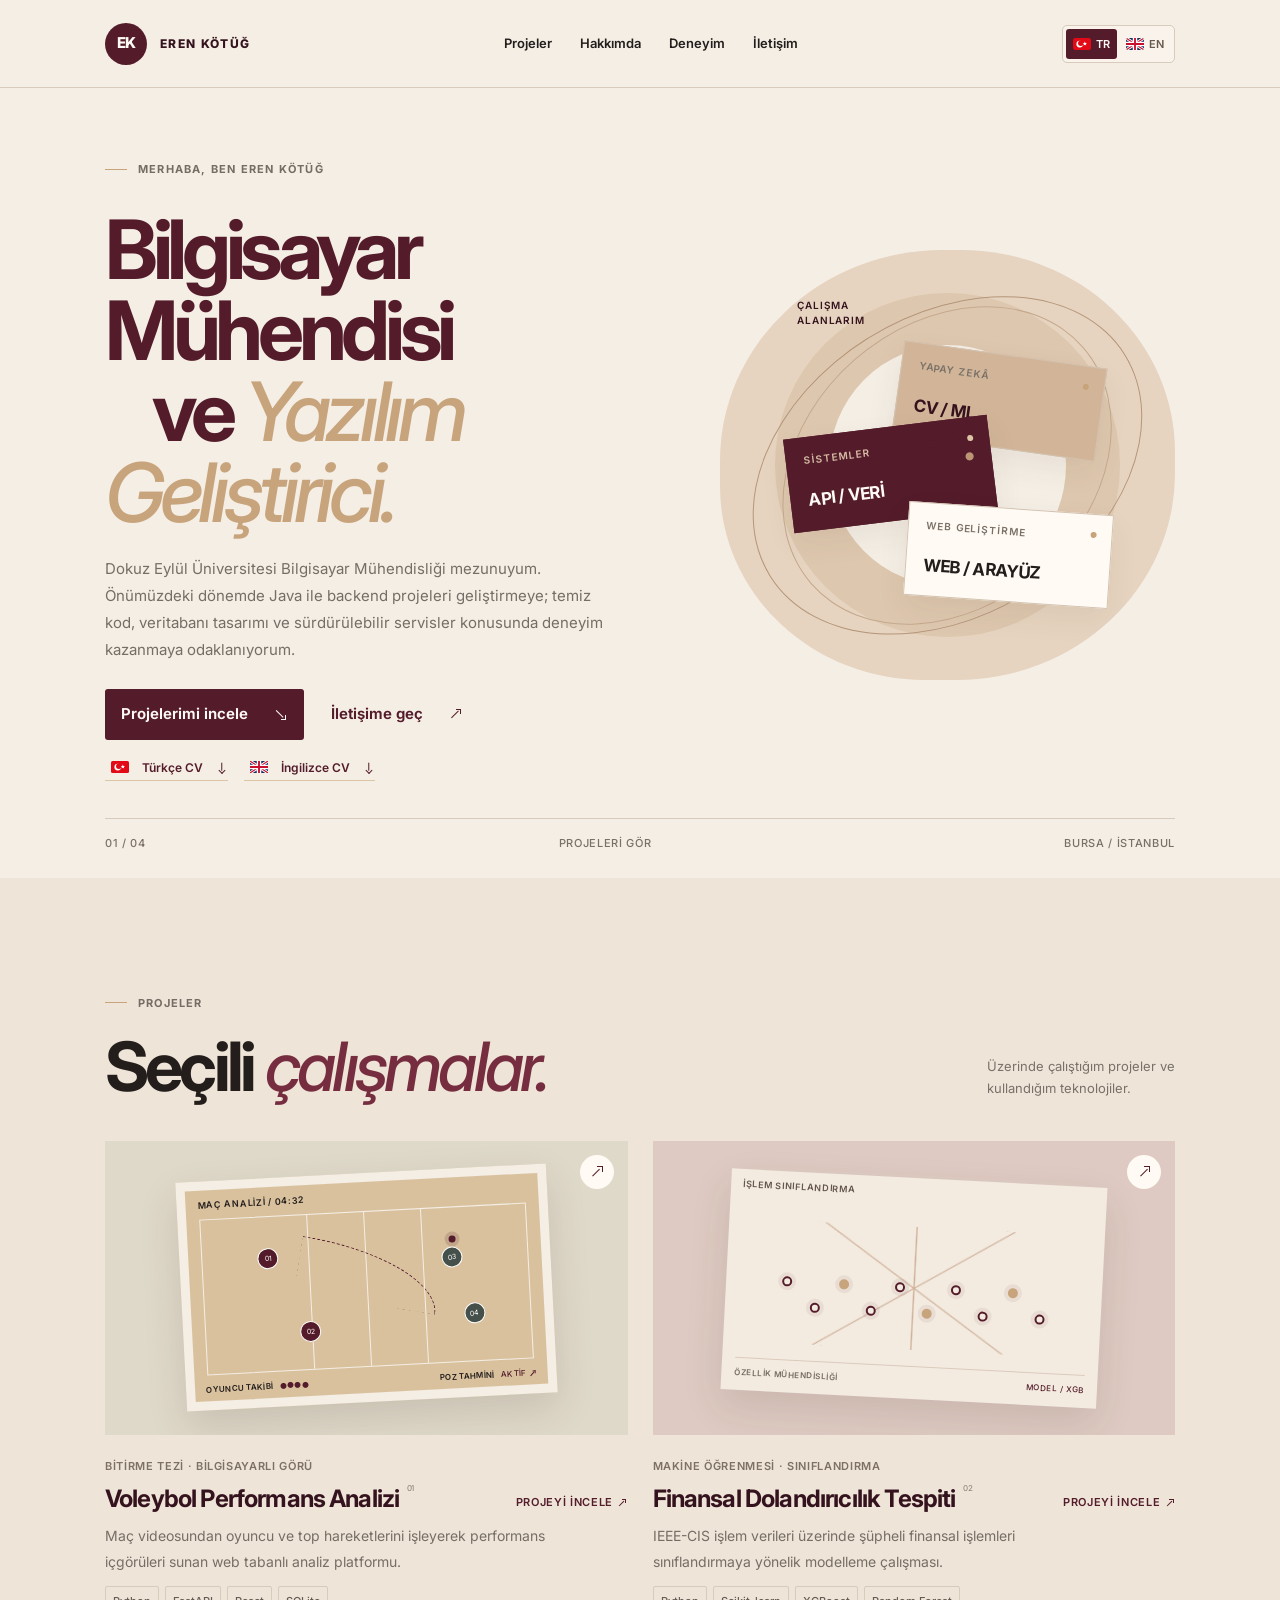
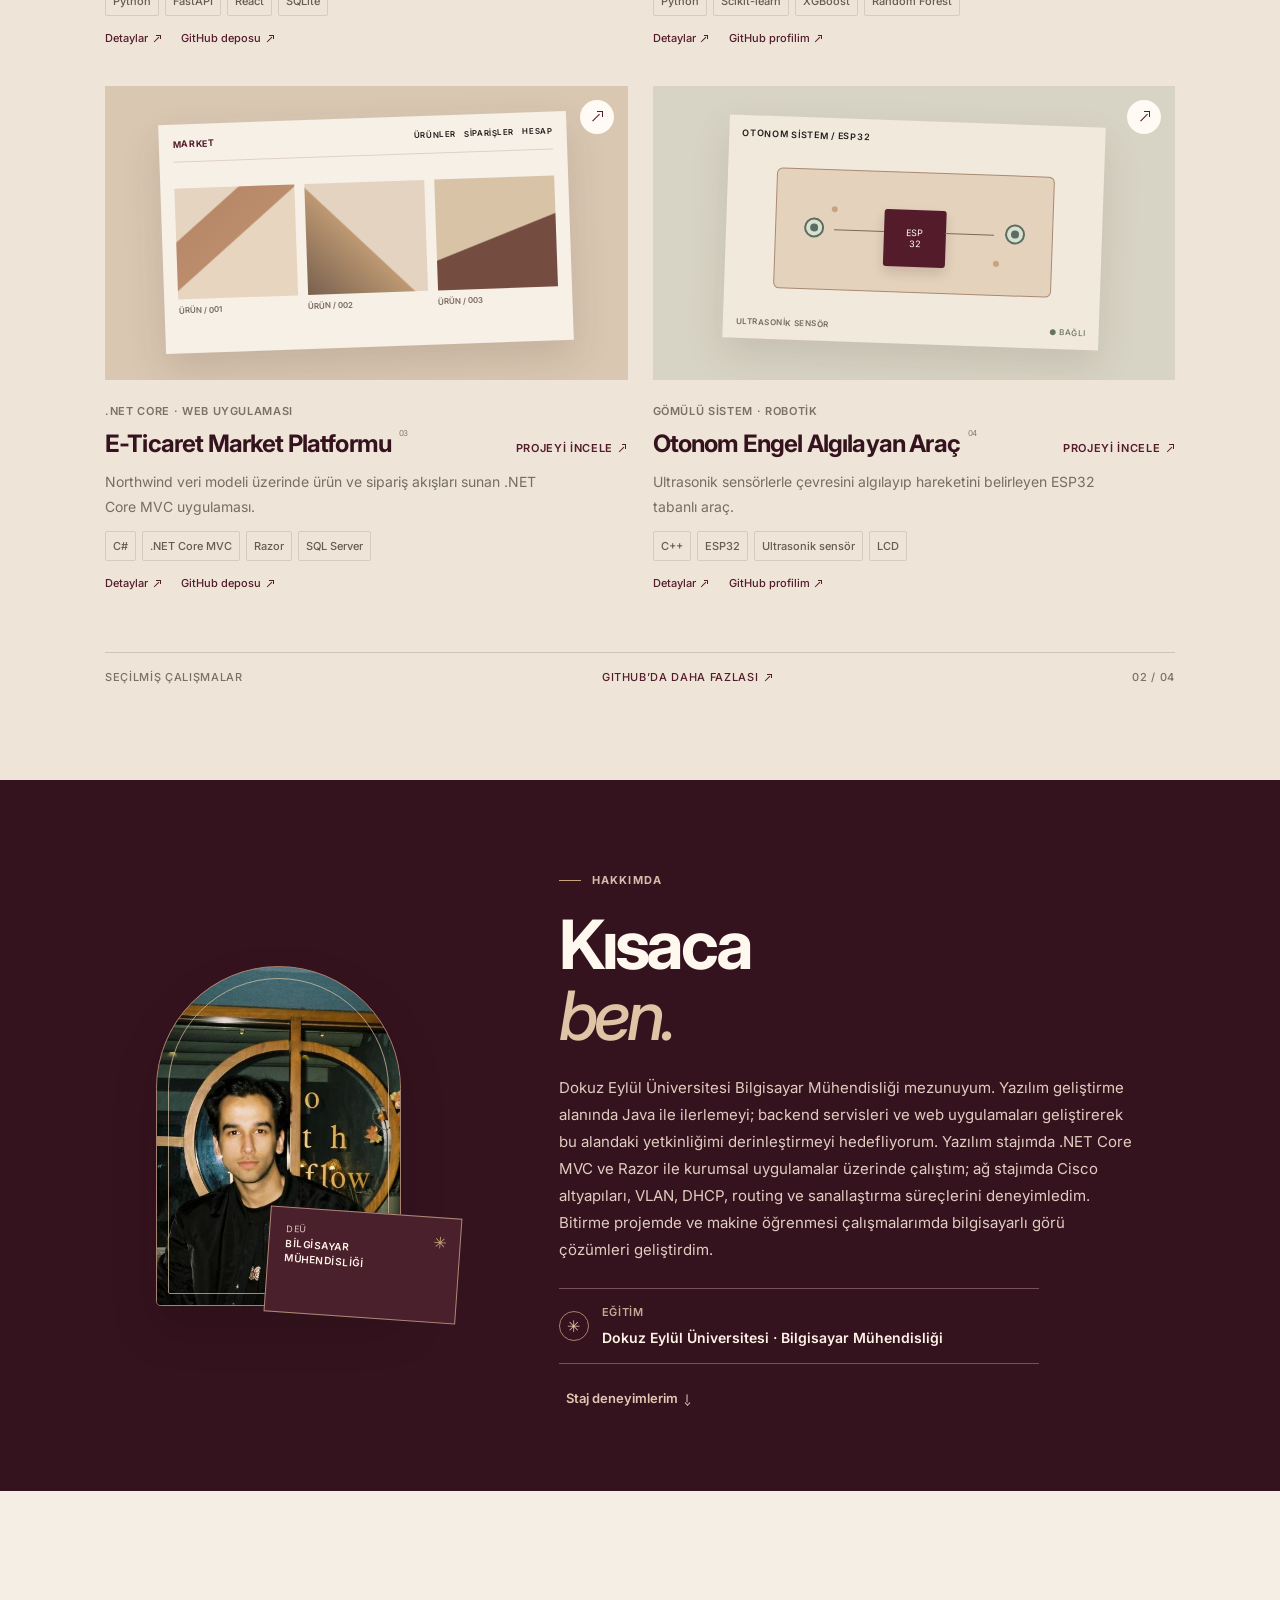
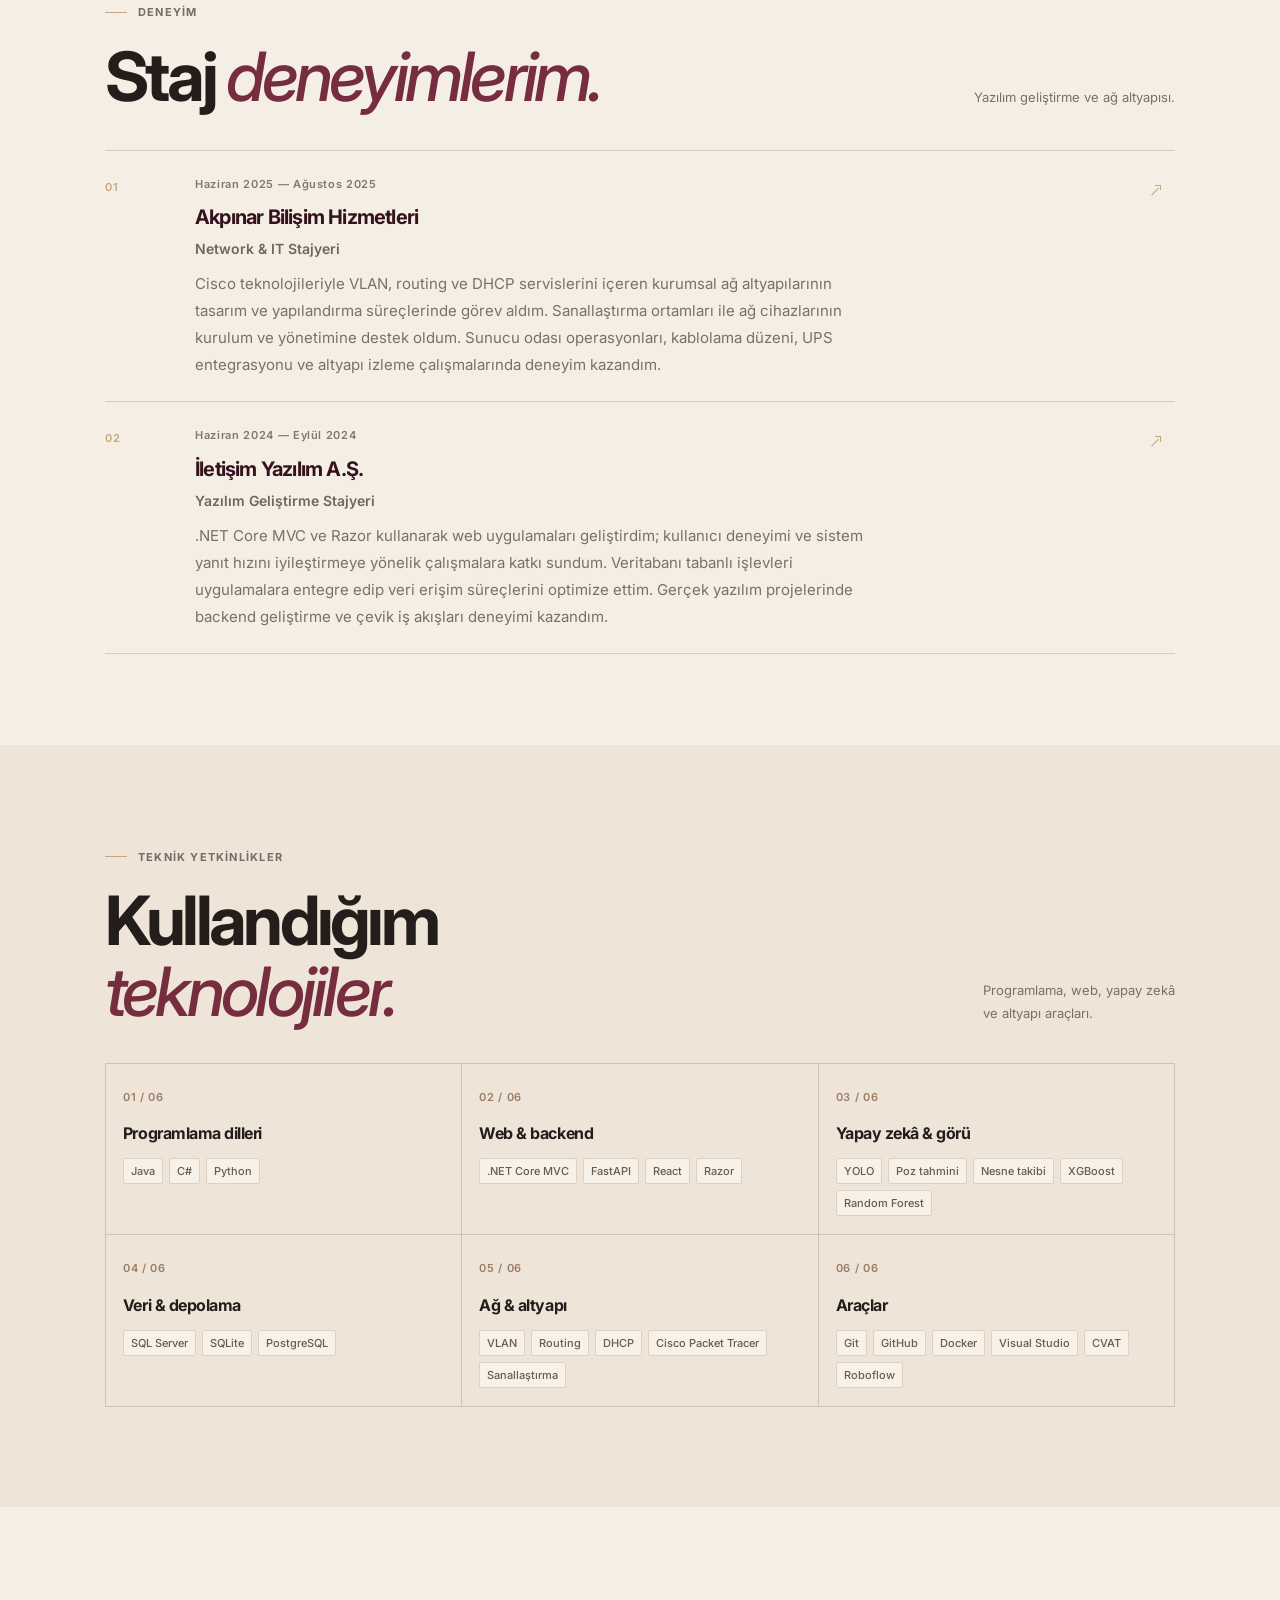
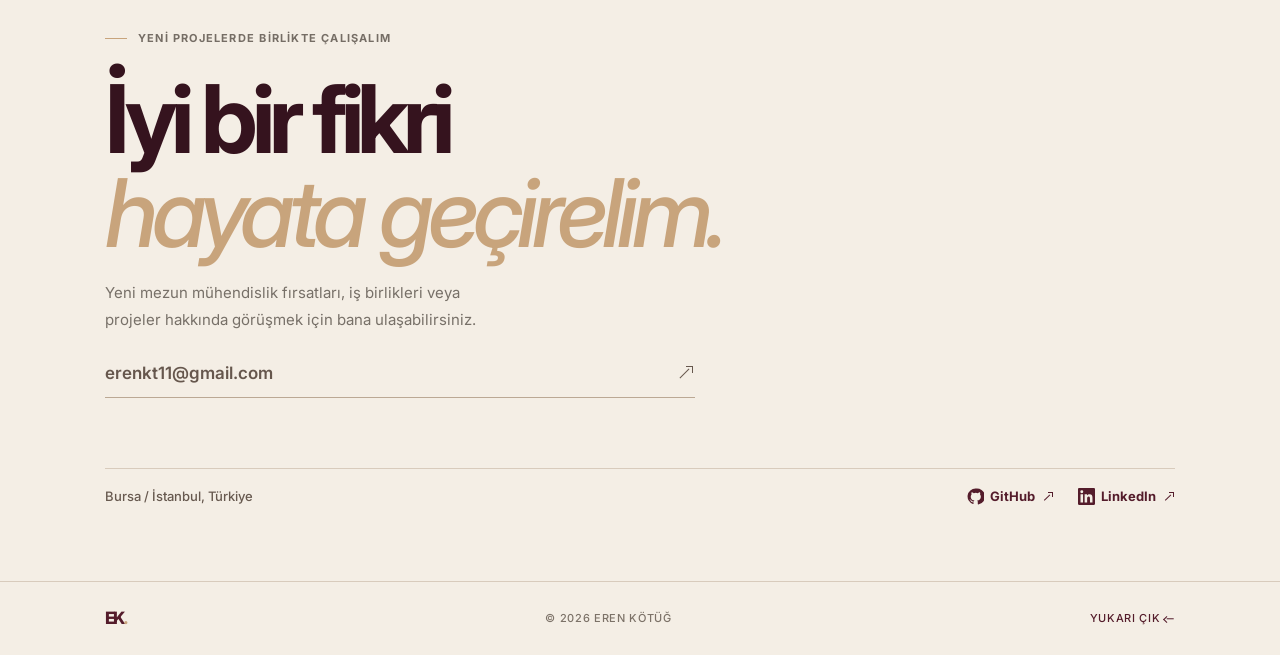
<file: index.html>
<!doctype html>
<html lang="tr">
  <head>
    <meta charset="UTF-8" />
    <meta name="viewport" content="width=device-width, initial-scale=1" />
    <meta name="theme-color" content="#f2e8db" />
    <meta name="description" content="Eren Kötüğ — Dokuz Eylül Üniversitesi Bilgisayar Mühendisliği mezunu. Full-stack web, Spring Boot mikroservisleri ve yapay zekâ projeleri portfolyosu." />
    <meta name="keywords" content="Eren Kötüğ, erenkotug, eren kotuğ, bilgisayar mühendisi, yazılım mühendisi, software engineer, full stack developer" />
    <meta name="author" content="Eren Kötüğ" />
    <meta name="robots" content="index, follow" />
    <link rel="canonical" href="https://erenkotug.com/" />
    <meta property="og:title" content="Eren Kötüğ — Bilgisayar Mühendisi &amp; Yazılım Geliştirici" />
    <meta property="og:description" content="Eren Kötüğ kişisel portfolyo ve yazılım projeleri web sitesi." />
    <meta property="og:type" content="website" />
    <meta property="og:url" content="https://erenkotug.com/" />
    <meta property="og:site_name" content="Eren Kötüğ" />
    <title>Eren Kötüğ — Bilgisayar Mühendisi &amp; Yazılım Geliştirici</title>
    <link rel="icon" type="image/svg+xml" href="favicon.svg" />
    <link rel="preconnect" href="https://fonts.googleapis.com" />
    <link rel="preconnect" href="https://fonts.gstatic.com" crossorigin />
    <link href="https://fonts.googleapis.com/css2?family=Inter:wght@400;500;600;700;800&display=swap" rel="stylesheet" />
    <link rel="stylesheet" href="styles.css" />
    <script src="content.js" defer></script>
    <script src="main.js" defer></script>
  </head>
  <body>
    <div class="site-shell">
      <header class="topbar">
        <a class="wordmark" href="#top" aria-label="Eren Kötüğ ana sayfa" data-i18n-aria="homeLabel"><span class="wordmark-mark">EK</span><span class="wordmark-name">EREN KÖTÜĞ</span></a>
        <button class="menu-toggle" type="button" aria-expanded="false" aria-controls="site-nav" aria-label="Menüyü aç" data-menu-label><span></span><span></span></button>
        <nav id="site-nav" class="nav-links" aria-label="Ana menü" data-i18n-aria="navLabel">
          <a href="#work" data-i18n="navWork">Projeler</a><a href="#about" data-i18n="navAbout">Hakkımda</a><a href="#experience" data-i18n="navExperience">Deneyim</a><a href="#contact" data-i18n="navContact">İletişim</a>
        </nav>
        <div class="language-controls-placeholder"></div>
      </header>

      <main id="top">
        <section class="hero section-wrap">
          <div class="hero-copy">
            <p class="eyebrow"><span class="eyebrow-line"></span> <span data-i18n="heroEyebrow">MERHABA, BEN EREN KÖTÜĞ</span></p>
            <h1 data-i18n="heroTitle">Bilgisayar Mühendisi<br /><span class="headline-indent">ve <em>Yazılım Geliştirici.</em></span></h1>
            <p class="hero-description" data-content="intro"></p>
            <div class="hero-actions">
              <a class="button button-primary" href="#work"><span data-i18n="workCta">Projelerimi incele</span><span class="button-arrow arrow-mark arrow-down-right" aria-hidden="true"></span></a>
              <a class="button button-outline" href="#contact"><span data-i18n="contactCta">İletişime geç</span><span class="button-arrow arrow-mark" aria-hidden="true"></span></a>
            </div>
            <div class="hero-utility"><div class="resume-options">
              <a class="resume-inline" data-resume-tr href="public/Eren-Kotug-CV-TR.pdf" download><span class="resume-flag" data-flag="tr"></span><span data-i18n="resumeTr">Türkçe CV</span><span class="arrow-mark arrow-down" aria-hidden="true"></span></a>
              <a class="resume-inline" data-resume-en href="public/Eren-Kotug-CV-EN.pdf" download><span class="resume-flag" data-flag="en"></span><span data-i18n="resumeEn">İngilizce CV</span><span class="arrow-mark arrow-down" aria-hidden="true"></span></a>
            </div></div>
          </div>
          <div class="hero-art" aria-label="Backend, yapay zekâ ve web arayüzünü temsil eden katmanlı grafik" data-i18n-aria="heroArt" role="img">
            <div class="art-orbit orbit-one"></div><div class="art-orbit orbit-two"></div>
            <div class="architecture-card card-back"><span class="card-dot"></span><span data-i18n="artAi">YAPAY ZEKÂ</span><b>CV / ML</b></div>
            <div class="architecture-card card-mid"><span class="card-dot"></span><span data-i18n="artSystems">SİSTEMLER</span><b>API / VERİ</b></div>
            <div class="architecture-card card-front"><span class="card-dot"></span><span data-i18n="artWeb">WEB GELİŞTİRME</span><b>WEB / ARAYÜZ</b></div>
            <div class="art-monogram">EK<span>.</span></div>
            <div class="art-label label-top" data-i18n="artLabel">ÇALIŞMA<br />ALANLARIM</div>
          </div>
          <div class="hero-foot"><span>01 / 04</span><span data-i18n="heroProjects">PROJELERİ GÖR</span><span data-i18n="heroLocation">BURSA / İSTANBUL</span></div>
        </section>

        <section id="work" class="work-section section-wrap">
          <div class="section-heading"><div><p class="eyebrow"><span class="eyebrow-line"></span> <span data-i18n="workEyebrow">PROJELER</span></p><h2 data-i18n="workTitle">Seçili <em>çalışmalar.</em></h2></div><p class="section-note" data-i18n="workNote">Üzerinde çalıştığım projeler ve<br />kullandığım teknolojiler.</p></div>
          <div class="project-grid" id="project-grid"></div>
          <div class="work-bottom"><span data-i18n="workBottom">SEÇİLMİŞ ÇALIŞMALAR</span><a href="https://github.com/erenkotug" target="_blank" rel="noreferrer"><span data-i18n="moreGithub">GITHUB’DA DAHA FAZLASI</span> <i class="arrow-mark" aria-hidden="true"></i></a><span>02 / 04</span></div>
        </section>

        <section id="about" class="about-section">
          <div class="section-wrap about-inner">
            <div class="about-aside"><div class="portrait-frame"><img class="portrait-image" src="public/eren-kotug.png" alt="Eren Kötüğ" data-i18n-alt="photoAlt" /></div><div class="about-stamp" data-i18n="aboutStamp">DEÜ<br /><b>BİLGİSAYAR<br />MÜHENDİSLİĞİ</b><i>✳</i></div></div>
            <div class="about-copy"><p class="eyebrow"><span class="eyebrow-line"></span> <span data-i18n="aboutEyebrow">HAKKIMDA</span></p><h2 data-i18n="aboutTitle">Kısaca<br /><em>ben.</em></h2><div class="about-description" data-content="about"></div><div class="education-line"><span class="education-icon">✳</span><div><small data-i18n="education">EĞİTİM</small><b data-content="education"></b></div></div><a class="text-link" href="#experience"><span data-i18n="internshipLink">Staj deneyimlerim</span> <i class="arrow-mark arrow-down" aria-hidden="true"></i></a></div>
          </div>
        </section>

        <section id="experience" class="experience-section section-wrap">
          <div class="section-heading"><div><p class="eyebrow"><span class="eyebrow-line"></span> <span data-i18n="experienceEyebrow">DENEYİM</span></p><h2 data-i18n="experienceTitle">Staj <em>deneyimlerim.</em></h2></div><p class="section-note" data-i18n="experienceNote">Yazılım geliştirme ve ağ altyapısı.</p></div>
          <div class="experience-list" id="experience-list"></div>
        </section>

        <section id="skills" class="skills-section section-wrap">
          <div class="section-heading"><div><p class="eyebrow"><span class="eyebrow-line"></span> <span data-i18n="skillsEyebrow">TEKNİK YETKİNLİKLER</span></p><h2 data-i18n="skillsTitle">Kullandığım<br /><em>teknolojiler.</em></h2></div><p class="section-note" data-i18n="skillsNote">Programlama, web, yapay zekâ<br />ve altyapı araçları.</p></div>
          <div class="skills-grid" id="skills-grid"></div>
        </section>

        <section id="contact" class="contact-section section-wrap"><p class="eyebrow"><span class="eyebrow-line"></span> <span data-i18n="contactEyebrow">YENİ PROJELERDE BİRLİKTE ÇALIŞALIM</span></p><h2 data-i18n="contactTitle">İyi bir fikri<br /><em>hayata geçirelim.</em></h2><p class="contact-intro" data-i18n="contactIntro">Yeni mezun mühendislik fırsatları, iş birlikleri veya projeler hakkında görüşmek için bana ulaşabilirsiniz.</p><a class="contact-link" data-email-link href="mailto:erenkt11@gmail.com"><span data-email></span><span class="contact-arrow arrow-mark" aria-hidden="true"></span></a><div class="contact-meta"><span data-location></span><div id="social-links"></div></div></section>
      </main>
      <footer class="footer section-wrap"><a class="footer-mark" href="#top">EK<span>.</span></a><span>© <span id="year"></span> <span data-i18n="footerName">EREN KÖTÜĞ</span></span><a href="#top"><span data-i18n="footerTop">YUKARI ÇIK</span> <i class="arrow-mark arrow-up" aria-hidden="true"></i></a></footer>
    </div>
  </body>
</html>
</file>
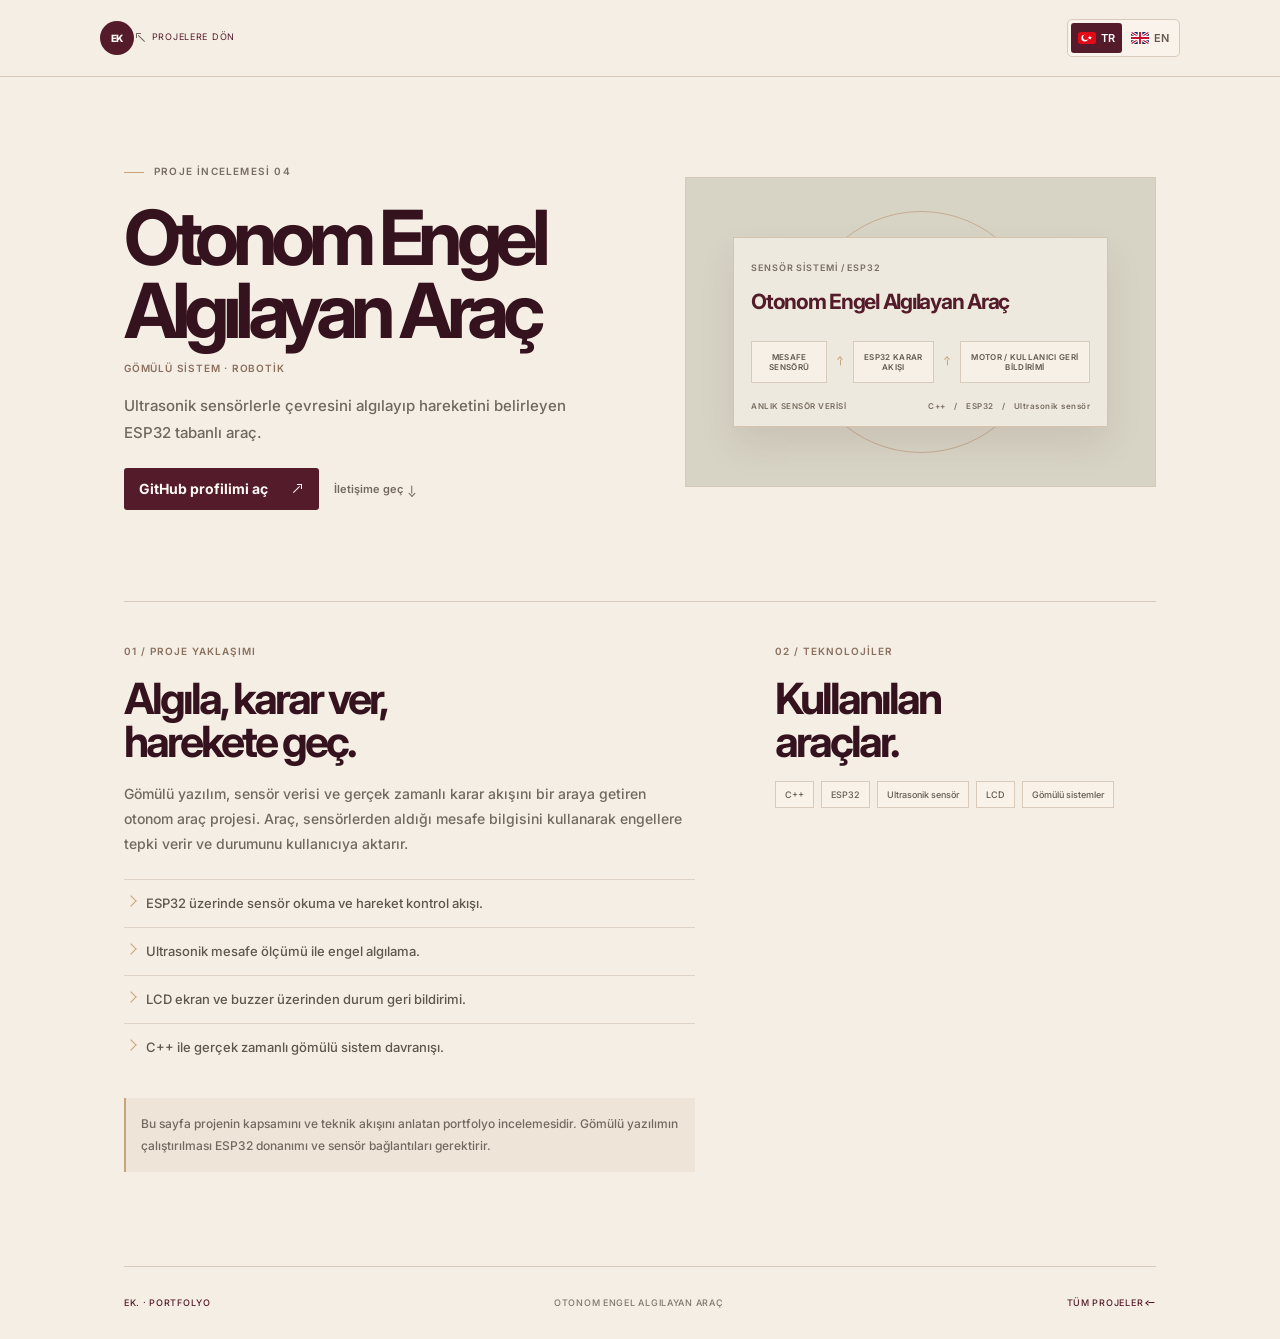
<file: projects/autonomous-car/index.html>
<!doctype html><html lang="tr"><head><meta charset="UTF-8"/><meta name="viewport" content="width=device-width,initial-scale=1"/><meta name="theme-color" content="#f4eee5"/><meta name="description" content="Otonom Engel Algılayan Araç — Eren Kötüğ proje incelemesi."/><link rel="icon" type="image/svg+xml" href="../../favicon.svg"/><link rel="stylesheet" href="../../project.css"/><script src="../../content.js" defer></script><script src="../../project-page.js" defer></script><title>Otonom Engel Algılayan Araç — Eren Kötüğ</title></head><body data-project="autonomous-car"><header class="case-nav"><a class="case-brand" href="../../" aria-label="Portfolyo ana sayfa" data-i18n-aria="homeLabel">EK</a><a class="case-back" href="../../#work"><i class="arrow-mark arrow-up-left" aria-hidden="true"></i> <span data-i18n="caseBack">PROJELERE DÖN</span></a></header><main class="case-wrap"><section class="case-hero"><div><p class="case-eyebrow"><span data-i18n="caseEyebrow">PROJE İNCELEMESİ</span> <span data-number></span></p><h1 class="case-title" data-title></h1><p class="case-category" data-category></p><p class="case-summary" data-summary></p><div class="case-actions"><a class="case-button" data-repo href="https://github.com/erenkotug" target="_blank" rel="noreferrer"><span data-repo-label>GitHub profilimi aç</span> <i class="arrow-mark" aria-hidden="true"></i></a><a class="case-back-link" href="../../#contact"><span data-i18n="caseContact">İletişime geç</span> <i class="arrow-mark arrow-down" aria-hidden="true"></i></a></div></div><div class="case-visual robot" data-visual><div class="case-art"><span class="case-art-label" data-case-art></span><div class="case-art-title" data-art-title></div><div class="case-art-flow" data-flow></div><div class="case-stat-row"><span data-case-stat-label></span><span data-stat></span></div></div></div></section><section class="case-body"><div><span class="case-section-label">01 / <span data-i18n="caseApproach">PROJE YAKLAŞIMI</span></span><h2 data-case-heading></h2><p class="case-description" data-description></p><ul class="case-points" data-points></ul><p class="case-note" data-case-note></p></div><div><span class="case-section-label">02 / <span data-i18n="caseTech">TEKNOLOJİLER</span></span><h2 data-i18n="caseTools">Kullanılan<br/>araçlar.</h2><div class="case-stack" data-stack></div></div></section><footer class="case-foot"><a href="../../">EK. · <span data-i18n="portfolio">PORTFOLYO</span></a><span data-case-project-name></span><a href="../../#work"><span data-i18n="allProjects">TÜM PROJELER</span> <i class="arrow-mark arrow-up" aria-hidden="true"></i></a></footer></main></body></html>
</file>
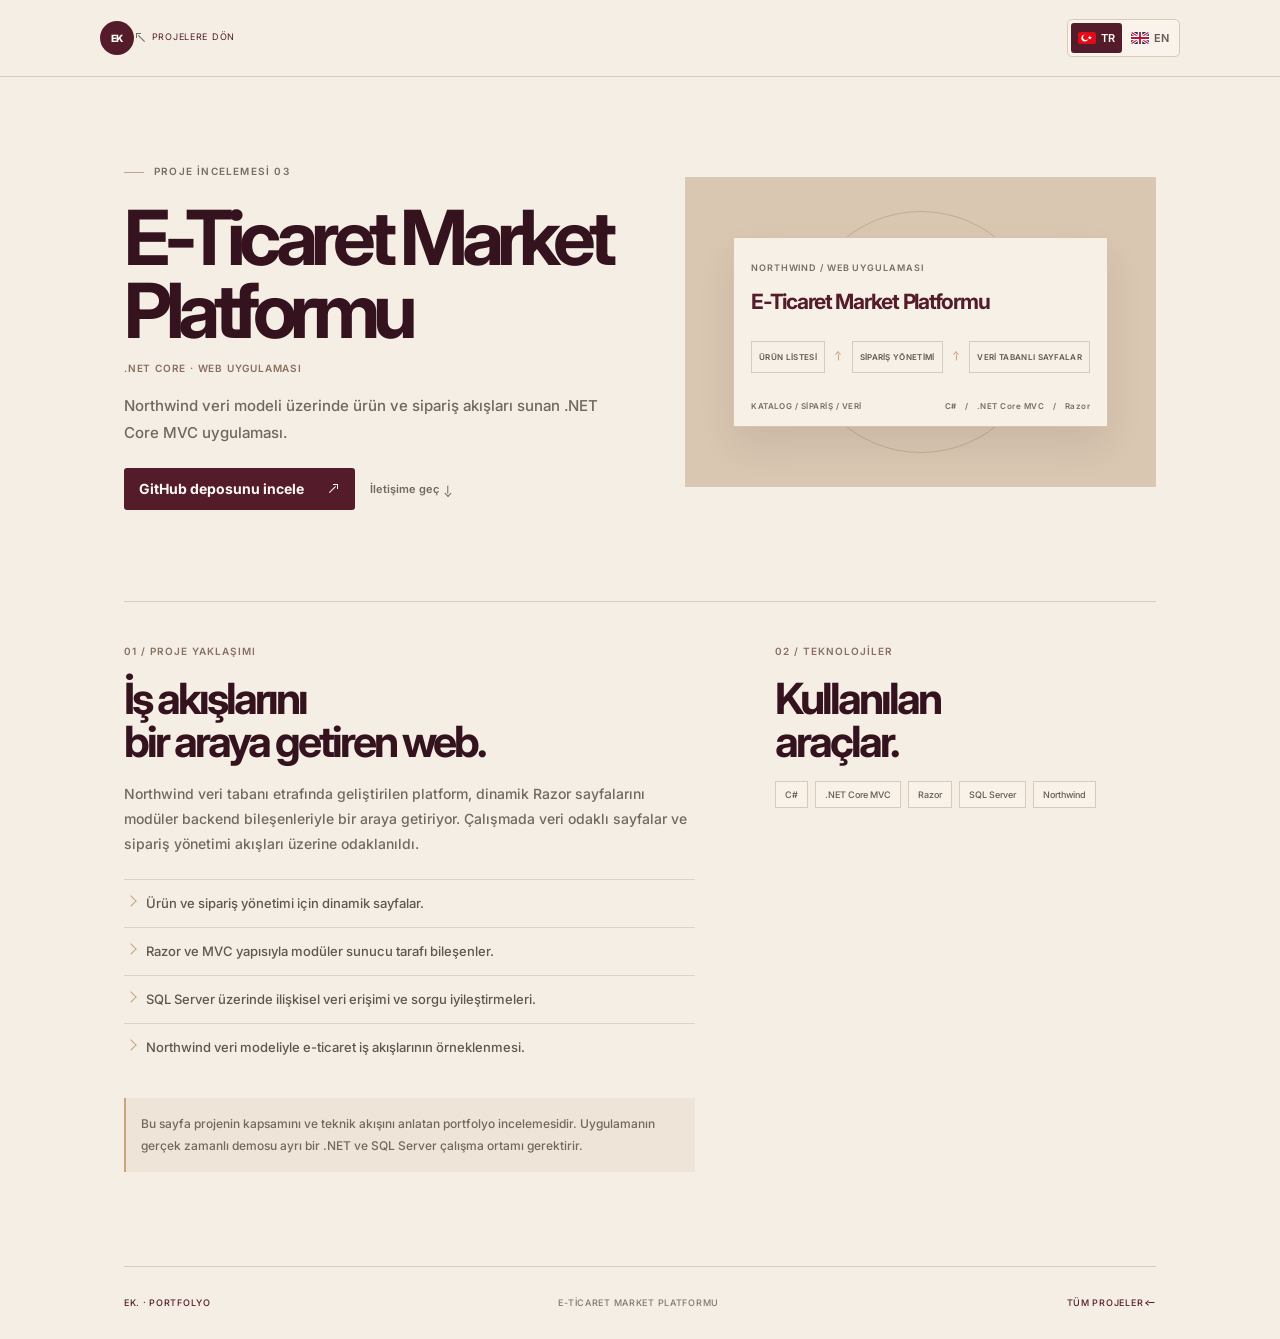
<file: projects/ecommerce/index.html>
<!doctype html><html lang="tr"><head><meta charset="UTF-8"/><meta name="viewport" content="width=device-width,initial-scale=1"/><meta name="theme-color" content="#f4eee5"/><meta name="description" content="E-Ticaret Market Platformu — Eren Kötüğ proje incelemesi."/><link rel="icon" type="image/svg+xml" href="../../favicon.svg"/><link rel="stylesheet" href="../../project.css"/><script src="../../content.js" defer></script><script src="../../project-page.js" defer></script><title>E-Ticaret Market Platformu — Eren Kötüğ</title></head><body data-project="ecommerce"><header class="case-nav"><a class="case-brand" href="../../" aria-label="Portfolyo ana sayfa" data-i18n-aria="homeLabel">EK</a><a class="case-back" href="../../#work"><i class="arrow-mark arrow-up-left" aria-hidden="true"></i> <span data-i18n="caseBack">PROJELERE DÖN</span></a></header><main class="case-wrap"><section class="case-hero"><div><p class="case-eyebrow"><span data-i18n="caseEyebrow">PROJE İNCELEMESİ</span> <span data-number></span></p><h1 class="case-title" data-title></h1><p class="case-category" data-category></p><p class="case-summary" data-summary></p><div class="case-actions"><a class="case-button" data-repo href="https://github.com/erenkotug/E-commerce_Market_Website" target="_blank" rel="noreferrer"><span data-repo-label>GitHub deposunu incele</span> <i class="arrow-mark" aria-hidden="true"></i></a><a class="case-back-link" href="../../#contact"><span data-i18n="caseContact">İletişime geç</span> <i class="arrow-mark arrow-down" aria-hidden="true"></i></a></div></div><div class="case-visual ecommerce" data-visual><div class="case-art"><span class="case-art-label" data-case-art></span><div class="case-art-title" data-art-title></div><div class="case-art-flow" data-flow></div><div class="case-stat-row"><span data-case-stat-label></span><span data-stat></span></div></div></div></section><section class="case-body"><div><span class="case-section-label">01 / <span data-i18n="caseApproach">PROJE YAKLAŞIMI</span></span><h2 data-case-heading></h2><p class="case-description" data-description></p><ul class="case-points" data-points></ul><p class="case-note" data-case-note></p></div><div><span class="case-section-label">02 / <span data-i18n="caseTech">TEKNOLOJİLER</span></span><h2 data-i18n="caseTools">Kullanılan<br/>araçlar.</h2><div class="case-stack" data-stack></div></div></section><footer class="case-foot"><a href="../../">EK. · <span data-i18n="portfolio">PORTFOLYO</span></a><span data-case-project-name></span><a href="../../#work"><span data-i18n="allProjects">TÜM PROJELER</span> <i class="arrow-mark arrow-up" aria-hidden="true"></i></a></footer></main></body></html>
</file>
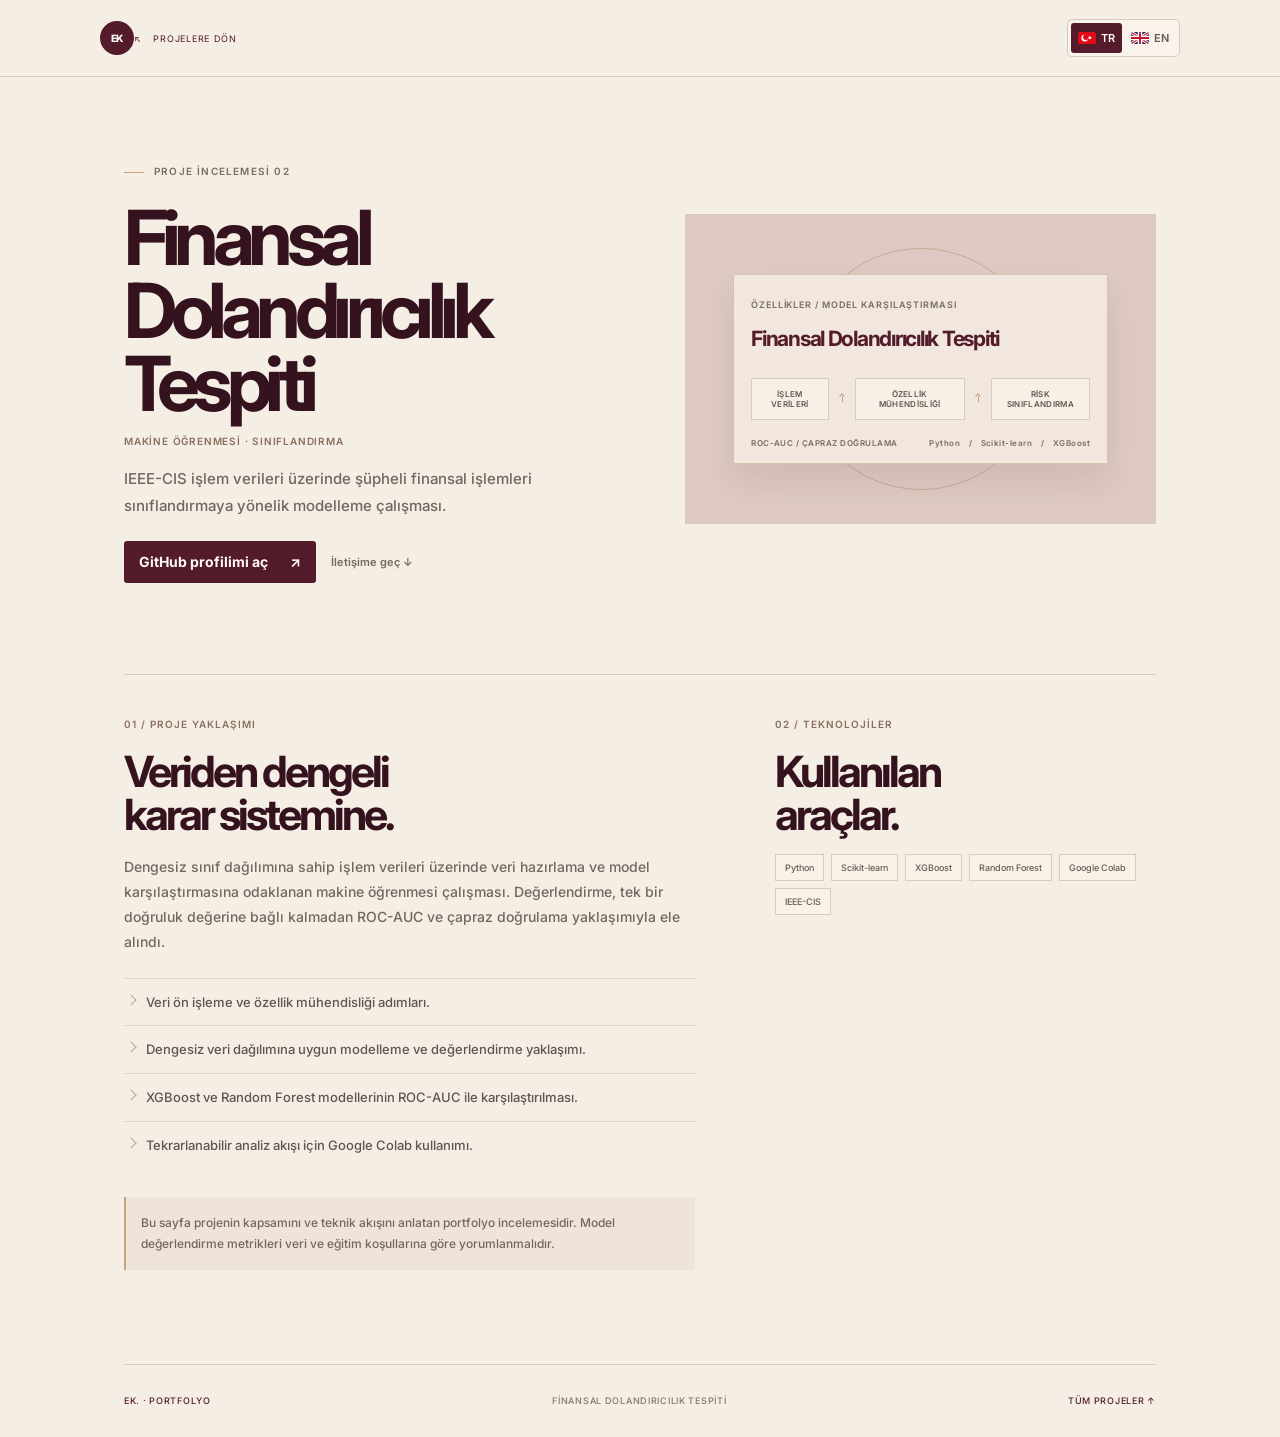
<file: projects/fraud-detection/index.html>
<!doctype html><html lang="tr"><head><meta charset="UTF-8"/><meta name="viewport" content="width=device-width,initial-scale=1"/><meta name="theme-color" content="#f4eee5"/><meta name="description" content="Finansal Dolandırıcılık Tespiti — Eren Kötüğ proje incelemesi."/><link rel="icon" type="image/svg+xml" href="../../favicon.svg"/><link rel="stylesheet" href="../../project.css"/><script src="../../content.js" defer></script><script src="../../project-page.js" defer></script><title>Finansal Dolandırıcılık Tespiti — Eren Kötüğ</title></head><body data-project="fraud-detection"><header class="case-nav"><a class="case-brand" href="../../" aria-label="Portfolyo ana sayfa" data-i18n-aria="homeLabel">EK</a><a class="case-back" href="../../#work"><span>↖︎</span> <span data-i18n="caseBack">PROJELERE DÖN</span></a></header><main class="case-wrap"><section class="case-hero"><div><p class="case-eyebrow"><span data-i18n="caseEyebrow">PROJE İNCELEMESİ</span> <span data-number></span></p><h1 class="case-title" data-title></h1><p class="case-category" data-category></p><p class="case-summary" data-summary></p><div class="case-actions"><a class="case-button" data-repo href="https://github.com/erenkotug" target="_blank" rel="noreferrer"><span data-repo-label>GitHub profilimi aç</span> <span>↗︎</span></a><a class="case-back-link" href="../../#contact"><span data-i18n="caseContact">İletişime geç</span> ↓︎</a></div></div><div class="case-visual fraud" data-visual><div class="case-art"><span class="case-art-label" data-case-art></span><div class="case-art-title" data-art-title></div><div class="case-art-flow" data-flow></div><div class="case-stat-row"><span data-case-stat-label></span><span data-stat></span></div></div></div></section><section class="case-body"><div><span class="case-section-label">01 / <span data-i18n="caseApproach">PROJE YAKLAŞIMI</span></span><h2 data-case-heading></h2><p class="case-description" data-description></p><ul class="case-points" data-points></ul><p class="case-note" data-case-note></p></div><div><span class="case-section-label">02 / <span data-i18n="caseTech">TEKNOLOJİLER</span></span><h2 data-i18n="caseTools">Kullanılan<br/>araçlar.</h2><div class="case-stack" data-stack></div></div></section><footer class="case-foot"><a href="../../">EK. · <span data-i18n="portfolio">PORTFOLYO</span></a><span data-case-project-name></span><a href="../../#work"><span data-i18n="allProjects">TÜM PROJELER</span> ↑︎</a></footer></main></body></html>
</file>
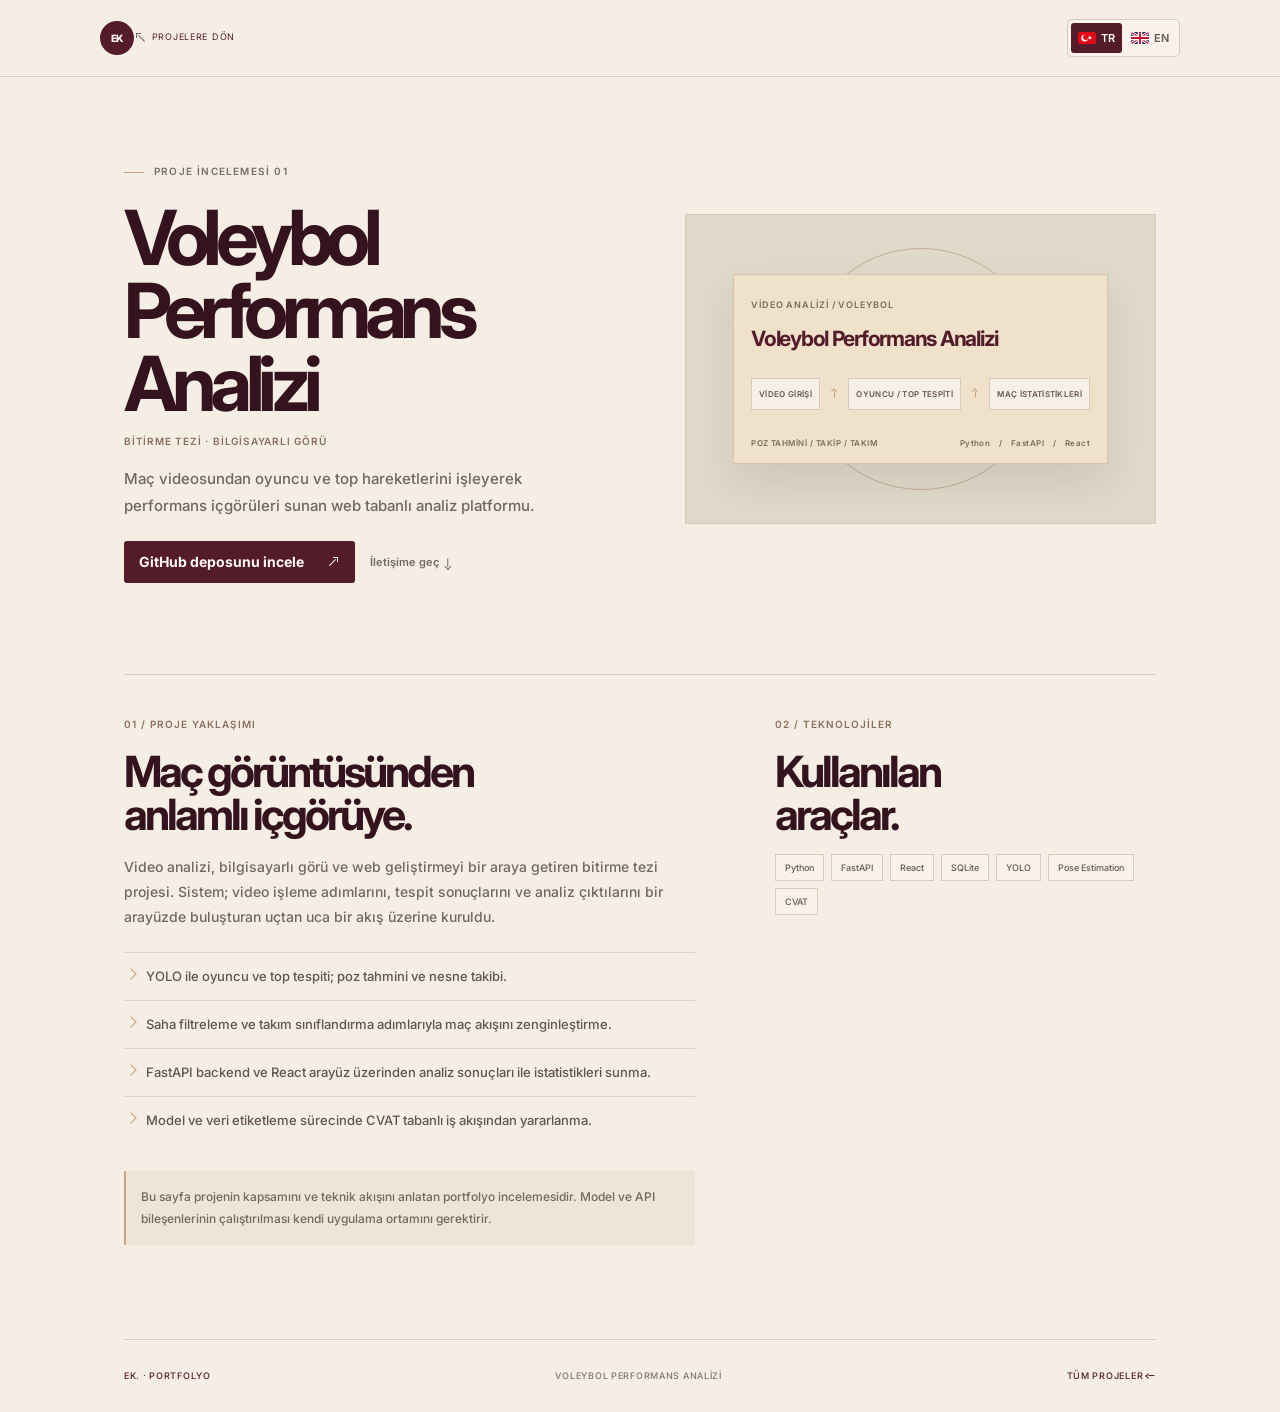
<file: projects/volleyball/index.html>
<!doctype html><html lang="tr"><head><meta charset="UTF-8"/><meta name="viewport" content="width=device-width,initial-scale=1"/><meta name="theme-color" content="#f4eee5"/><meta name="description" content="Voleybol Performans Analizi — Eren Kötüğ proje incelemesi."/><link rel="icon" type="image/svg+xml" href="../../favicon.svg"/><link rel="stylesheet" href="../../project.css"/><script src="../../content.js" defer></script><script src="../../project-page.js" defer></script><title>Voleybol Performans Analizi — Eren Kötüğ</title></head><body data-project="volleyball"><header class="case-nav"><a class="case-brand" href="../../" aria-label="Portfolyo ana sayfa" data-i18n-aria="homeLabel">EK</a><a class="case-back" href="../../#work"><i class="arrow-mark arrow-up-left" aria-hidden="true"></i> <span data-i18n="caseBack">PROJELERE DÖN</span></a></header><main class="case-wrap"><section class="case-hero"><div><p class="case-eyebrow"><span data-i18n="caseEyebrow">PROJE İNCELEMESİ</span> <span data-number></span></p><h1 class="case-title" data-title></h1><p class="case-category" data-category></p><p class="case-summary" data-summary></p><div class="case-actions"><a class="case-button" data-repo href="https://github.com/erenkotug/volleyball-analytics" target="_blank" rel="noreferrer"><span data-repo-label>GitHub deposunu incele</span> <i class="arrow-mark" aria-hidden="true"></i></a><a class="case-back-link" href="../../#contact"><span data-i18n="caseContact">İletişime geç</span> <i class="arrow-mark arrow-down" aria-hidden="true"></i></a></div></div><div class="case-visual volleyball" data-visual><div class="case-art"><span class="case-art-label" data-case-art></span><div class="case-art-title" data-art-title></div><div class="case-art-flow" data-flow></div><div class="case-stat-row"><span data-case-stat-label></span><span data-stat></span></div></div></div></section><section class="case-body"><div><span class="case-section-label">01 / <span data-i18n="caseApproach">PROJE YAKLAŞIMI</span></span><h2 data-case-heading></h2><p class="case-description" data-description></p><ul class="case-points" data-points></ul><p class="case-note" data-case-note></p></div><div><span class="case-section-label">02 / <span data-i18n="caseTech">TEKNOLOJİLER</span></span><h2 data-i18n="caseTools">Kullanılan<br/>araçlar.</h2><div class="case-stack" data-stack></div></div></section><footer class="case-foot"><a href="../../">EK. · <span data-i18n="portfolio">PORTFOLYO</span></a><span data-case-project-name></span><a href="../../#work"><span data-i18n="allProjects">TÜM PROJELER</span> <i class="arrow-mark arrow-up" aria-hidden="true"></i></a></footer></main></body></html>
</file>
<file: styles.css>
:root{--paper:#f4eee5;--paper-deep:#ebe0d2;--ink:#231e1c;--wine:#541c2b;--wine-dark:#35131e;--wine-light:#762d3f;--camel:#c8a47c;--camel-pale:#dec5a6;--muted:#777068;--line:#d8cbbc;--white:#fffaf3;--mono:var(--sans);--sans:"Manrope",sans-serif}*{box-sizing:border-box}html{scroll-behavior:smooth;scroll-padding-top:90px}body{margin:0;background:var(--paper);color:var(--ink);font-family:var(--sans);-webkit-font-smoothing:antialiased}a{color:inherit;text-decoration:none}.site-shell{max-width:1600px;margin:auto;overflow:clip}.section-wrap,.topbar{padding-left:8.2%;padding-right:8.2%}.topbar{height:88px;display:flex;align-items:center;justify-content:space-between;border-bottom:1px solid var(--line);background:var(--paper)}.wordmark{display:flex;align-items:center;gap:13px}.wordmark-mark{width:37px;height:37px;display:grid;place-items:center;background:var(--wine);color:var(--white);font-size:12px;font-weight:800;letter-spacing:-.08em;border-radius:50%}.wordmark-name,.nav-links,.eyebrow,.hero-foot,.art-label,.project-category,.project-visit,.project-tags,.project-links,.work-bottom,.experience-date,.experience-index,.skill-index,.about-aside-caption,.about-stamp,.education-line small,.contact-meta,.footer{font-family:var(--mono)}.wordmark-name{font-size:9px;letter-spacing:.13em}.nav-links{display:flex;align-items:center;gap:28px;font-size:10px}.nav-links>a:not(.nav-availability){transition:color .2s}.nav-links>a:hover,.text-link:hover{color:var(--wine-light)}.nav-availability{display:flex;align-items:center;gap:9px;margin-left:9px;padding:10px 12px;border:1px solid var(--line);border-radius:40px;font-size:9px}.availability-dot{width:7px;height:7px;display:inline-block;background:#9ba36b;border-radius:50%;box-shadow:0 0 0 4px #9ba36b21}.menu-toggle{display:none}.hero{min-height:690px;position:relative;display:grid;grid-template-columns:1.1fr .9fr;align-items:center;padding-top:62px;padding-bottom:97px;background:var(--paper)}.hero-copy{position:relative;z-index:2}.eyebrow{font-size:9px;letter-spacing:.13em;color:#756d65;display:flex;gap:11px;align-items:center}.eyebrow-line{width:22px;height:1px;background:var(--camel);display:inline-block}.hero h1{font-size:clamp(67px,8.3vw,118px);line-height:.91;letter-spacing:-.09em;margin:31px 0 22px;font-weight:600;color:var(--wine)}.hero h1 em,.section-heading h2 em,.about-copy h2 em,.contact-section h2 em{font-weight:400;font-style:italic;color:var(--camel)}.headline-indent{padding-left:8%}.hero-role{font-size:13px;font-weight:600;margin:0 0 17px;letter-spacing:-.02em}.hero-role span{color:var(--camel);margin:0 6px}.hero-description{font-size:12px;line-height:1.9;color:#756e66;max-width:460px;margin:0 0 26px}.hero-actions{display:flex;gap:11px;flex-wrap:wrap}.button{min-height:45px;display:inline-flex;align-items:center;justify-content:space-between;gap:25px;border-radius:3px;padding:13px 16px;font-size:10px;font-weight:600;transition:transform .2s,background .2s,color .2s}.button:hover{transform:translateY(-2px)}.button span{font-size:15px}.button-primary{background:var(--wine);color:var(--white)}.button-primary:hover{background:var(--wine-light)}.button-outline{border:1px solid #c6b6a6;background:transparent;color:var(--wine)}.button-outline:hover{background:var(--white)}.resume-inline{display:inline-block;margin-top:20px;font:9px var(--mono);color:#736a61;border-bottom:1px solid var(--camel-pale);padding-bottom:5px}.resume-inline span{color:var(--wine);margin-left:6px}.hero-art{height:430px;max-width:455px;width:100%;justify-self:end;position:relative;border-radius:49% 47% 48% 45%;background:#e6d4c0;overflow:hidden}.hero-art:before,.hero-art:after{content:"";position:absolute;border-radius:50%;background:#ddc7ae;inset:10% 12%}.hero-art:after{inset:22% 24%;background:var(--paper)}.art-orbit{position:absolute;z-index:1;border:1px solid #b49579;border-radius:50%;inset:15% 4%;transform:rotate(-32deg)}.orbit-two{inset:8% 19%;transform:rotate(49deg);border-color:#c5a98e}.architecture-card{position:absolute;z-index:2;width:205px;height:94px;padding:16px 17px;border:1px solid #d3c3b2;background:var(--white);box-shadow:0 12px 30px #53362212;display:flex;flex-direction:column;justify-content:space-between}.architecture-card span:nth-child(2){font:8px var(--mono);letter-spacing:.1em;color:#797168}.architecture-card b{font-size:15px;letter-spacing:-.04em}.card-dot{position:absolute;width:6px;height:6px;border-radius:50%;right:15px;top:17px;background:var(--camel)}.card-back{top:24%;right:16%;transform:rotate(8deg);background:#d2b598;color:var(--wine-dark)}.card-mid{top:41%;left:15%;transform:rotate(-7deg);background:var(--wine);color:var(--white);border-color:var(--wine)}.card-mid span:nth-child(2){color:#d9bfa7}.card-mid .card-dot{background:var(--camel-pale)}.card-front{top:60%;right:14%;transform:rotate(4deg)}.art-monogram{position:absolute;z-index:3;top:45%;left:49%;transform:translate(-50%,-50%);font-size:44px;font-weight:800;letter-spacing:-.1em;color:var(--wine);opacity:.9}.art-monogram span{color:var(--camel)}.art-label{position:absolute;z-index:3;font-size:8px;letter-spacing:.1em;line-height:1.6}.label-top{top:13%;left:13%}.label-bottom{bottom:13%;left:15%;display:flex;align-items:center;gap:10px}.hero-foot{position:absolute;bottom:25px;left:8.2%;right:8.2%;display:flex;justify-content:space-between;border-top:1px solid var(--line);padding-top:15px;font-size:8px;letter-spacing:.1em;color:#797168}.scroll-arrow{margin-left:8px;color:var(--wine);font-size:12px}.work-section{padding-top:106px;padding-bottom:94px;background:#eee4d8}.section-heading{display:flex;align-items:end;justify-content:space-between;margin-bottom:39px}.section-heading h2,.about-copy h2{font-size:clamp(43px,6vw,73px);line-height:.98;letter-spacing:-.08em;font-weight:500;margin:20px 0 0}.section-heading h2 em{color:var(--wine-light)}.section-note{font-size:9px;line-height:1.85;color:#797168;margin:0 0 3px}.project-grid{display:grid;grid-template-columns:1fr 1fr;gap:39px 25px}.project-card{display:flex;flex-direction:column;min-width:0}.project-visual{height:294px;position:relative;overflow:hidden;display:grid;place-items:center;background:#d9c3ab}.project-open{position:absolute;right:14px;top:14px;width:34px;height:34px;border-radius:50%;background:var(--white);color:var(--wine);display:grid;place-items:center;z-index:3;transition:transform .2s}.project-card:hover .project-open{transform:rotate(45deg)}.project-volleyball .project-visual{background:#dfd9ca}.project-fraud .project-visual{background:#decac2}.project-ecommerce .project-visual{background:#d9c7b2}.project-robot .project-visual{background:#d8d4c5}.preview-court{position:relative;width:71%;height:78%;background:#d9c19e;border:9px solid #f4eee5;box-shadow:0 16px 38px #422d2025;transform:rotate(-3deg);transition:transform .3s}.project-card:hover .preview-court,.project-card:hover .preview-network,.project-card:hover .preview-store,.project-card:hover .preview-circuit{transform:rotate(0) scale(1.025)}.court-label,.network-label,.circuit-label{position:absolute;left:12px;top:9px;font:7px var(--mono);letter-spacing:.08em}.court-lines{position:absolute;inset:29px 13px 26px;border:1px solid #f4eee5}.court-lines:before{content:"";position:absolute;top:0;bottom:0;left:50%;border-left:1px solid #f4eee5}.court-lines:after{content:"";position:absolute;width:35%;height:100%;left:32.5%;border-left:1px solid #f4eee5;border-right:1px solid #f4eee5}.player{position:absolute;z-index:1;width:21px;height:21px;border:1px solid white;background:var(--wine);color:white;border-radius:50%;font:7px var(--mono);font-style:normal;display:grid;place-items:center}.p1{left:17%;top:20%}.p2{left:29%;bottom:18%}.p3{right:20%;top:25%;background:#46504a}.p4{right:14%;bottom:24%;background:#46504a}.ball-path{position:absolute;width:44%;height:37%;left:29%;top:23%;border-right:1px dashed var(--wine);border-top:1px dashed var(--wine);border-radius:0 100% 0 0;transform:rotate(12deg)}.ball-dot{position:absolute;right:22%;top:18%;width:7px;height:7px;border-radius:50%;background:var(--wine);box-shadow:0 0 0 4px #541c2b2b}.court-stats{position:absolute;bottom:7px;left:11px;right:11px;display:flex;justify-content:space-between;font:6px var(--mono);letter-spacing:.04em}.court-stats b{color:var(--wine);font-weight:500;margin-left:4px}.preview-network{position:relative;width:72%;height:75%;background:#f3ebe0;box-shadow:0 16px 38px #422d2020;transform:rotate(3deg);transition:transform .3s}.preview-network:before{content:"";position:absolute;inset:22% 13%;background:linear-gradient(34deg,transparent 49.6%,#c9a78e 50%,transparent 50.5%),linear-gradient(-32deg,transparent 49.6%,#c9a78e 50%,transparent 50.5%),linear-gradient(90deg,transparent 49.5%,#c9a78e 50%,transparent 50.5%);opacity:.85}.network-label{color:#65564d}.network-nodes{position:absolute;inset:31% 15%;display:flex;align-items:center;justify-content:space-between}.network-nodes i{width:10px;height:10px;border-radius:50%;border:2px solid var(--wine);background:#f3ebe0;box-shadow:0 0 0 4px #541c2b12}.network-nodes i:nth-child(2n){transform:translateY(25px)}.network-nodes i:nth-child(3n){background:var(--camel);border-color:var(--camel)}.network-bottom{position:absolute;bottom:13px;left:13px;right:13px;display:flex;justify-content:space-between;font:7px var(--mono);letter-spacing:.06em;color:#766b62;border-top:1px solid #dccabd;padding-top:9px}.network-bottom b{font-weight:500;color:var(--wine)}.preview-store{width:78%;height:78%;position:relative;background:#f7f0e7;box-shadow:0 16px 38px #422d2025;transform:rotate(-2deg);transition:transform .3s;padding:14px}.store-bar{height:24px;border-bottom:1px solid #dfd2c5;display:flex;justify-content:space-between;align-items:flex-start;font:6px var(--mono);letter-spacing:.07em}.store-bar b{font-size:9px;color:var(--wine)}.store-layout{display:grid;grid-template-columns:repeat(3,1fr);gap:10px;height:76%;padding-top:14px}.store-item{display:flex;flex-direction:column;justify-content:flex-end;gap:6px;font:6px var(--mono);color:#786a5f}.store-item i{height:80%;display:block;background:#d7b998}.item-one i{background:linear-gradient(140deg,#e5d4bf 25%,#b88968 26%,#bb8d6d 48%,#e8d5bf 49%)}.item-two i{background:linear-gradient(45deg,#78614f,#bd9872 46%,#e5d3c2 47%)}.item-three i{background:linear-gradient(160deg,#d9c3a7 52%,#744c40 53%)}.preview-circuit{position:relative;width:72%;height:76%;background:#f1e9dc;box-shadow:0 16px 38px #422d2020;transform:rotate(2deg);transition:transform .3s}.circuit-label{left:13px;top:12px}.circuit-board{position:absolute;inset:23% 13%;border:1px solid #a88a70;border-radius:6px;background:#e4d2bc}.circuit-chip{position:absolute;left:39%;top:31%;width:62px;height:57px;display:grid;place-items:center;text-align:center;background:var(--wine);color:white;border-radius:3px;font:9px/1.2 var(--mono);font-style:normal;box-shadow:0 6px 12px #35131e26}.sensor{position:absolute;top:40%;width:20px;height:20px;border-radius:50%;border:2px solid #5a6d62;background:#d9e0cf}.sensor:after{content:"";position:absolute;inset:4px;background:#5a6d62;border-radius:50%}.sensor-left{left:10%}.sensor-right{right:10%}.circuit-line{position:absolute;top:49%;height:1px;background:#816852}.line-a{left:21%;width:18%}.line-b{right:21%;width:18%}.circuit-node{position:absolute;width:6px;height:6px;background:var(--camel);border-radius:50%}.node-a{left:20%;top:30%}.node-b{right:19%;bottom:24%}.circuit-bottom{position:absolute;bottom:12px;left:13px;right:13px;display:flex;justify-content:space-between;font:6px var(--mono);letter-spacing:.06em;color:#766b62}.circuit-bottom b{font-weight:500;color:#65745a}.project-info{display:flex;justify-content:space-between;align-items:end;padding-top:16px;gap:12px}.project-category{font-size:7px;letter-spacing:.1em;color:#7e7064}.project-info h3{margin:6px 0 0;font-size:clamp(16px,2vw,22px);letter-spacing:-.05em;font-weight:600;color:var(--wine-dark)}.project-number{font:8px var(--mono);vertical-align:top;margin-left:8px;color:#8b7c70}.project-visit{font-size:7px;letter-spacing:.07em;white-space:nowrap;padding-bottom:3px;color:var(--wine)}.project-description{font-size:10px;line-height:1.75;color:#766e65;max-width:460px;margin:9px 0 0}.project-tags{display:flex;gap:6px;flex-wrap:wrap;margin-top:12px}.project-tags span{padding:5px 7px;border:1px solid #d8cbbc;border-radius:2px;font-size:7px;color:#665c53}.project-links{display:flex;gap:19px;margin-top:13px;font-size:8px;color:var(--wine)}.project-links a:hover{text-decoration:underline;text-underline-offset:4px}.project-links span{margin-left:4px}.work-bottom{display:flex;justify-content:space-between;margin-top:60px;padding-top:15px;border-top:1px solid #d2c3b4;font-size:7px;letter-spacing:.1em;color:#7b7066}.work-bottom a{color:var(--wine)}.about-section{background:var(--wine-dark);color:var(--paper);overflow:hidden}.about-inner{min-height:615px;display:grid;grid-template-columns:.72fr 1.28fr;align-items:center;gap:10%;padding-top:81px;padding-bottom:81px}.about-aside{min-height:400px;position:relative;display:flex;align-items:center;justify-content:center}.about-monogram{font-size:clamp(98px,15vw,190px);font-weight:800;letter-spacing:-.13em;color:#6d3440;transform:rotate(-10deg)}.about-monogram span{color:var(--camel)}.about-aside-caption{position:absolute;top:31px;left:0;font-size:7px;line-height:1.8;letter-spacing:.09em;color:#cfb8a6}.about-stamp{position:absolute;bottom:20px;right:0;width:192px;height:106px;padding:14px 16px;border:1px solid #ad8777;background:#49202b;transform:rotate(4deg);font-size:8px;line-height:1.5;color:#ddcabc;letter-spacing:.06em}.about-stamp b{font:600 9px/1.5 var(--mono);color:#fff3e7}.about-stamp i{position:absolute;right:13px;top:12px;color:var(--camel);font-size:16px;font-style:normal}.about-copy .eyebrow{color:#d4bdad}.about-copy h2{font-size:clamp(44px,5.5vw,69px);margin:20px 0 24px;color:#fff8ef}.about-copy h2 em{color:var(--camel-pale)}.about-description{font-size:11px;line-height:1.9;color:#e0cdc0;max-width:580px;white-space:pre-line}.education-line{display:flex;align-items:center;gap:13px;margin:25px 0 20px;padding:14px 0;border-top:1px solid #76515a;border-bottom:1px solid #76515a;max-width:480px}.education-icon{width:30px;height:30px;border:1px solid #a8806e;border-radius:50%;display:grid;place-items:center;color:var(--camel-pale)}.education-line div{display:flex;flex-direction:column;gap:4px}.education-line small{font-size:7px;letter-spacing:.12em;color:#c4a994}.education-line b{font-size:10px;font-weight:500;color:#fff2e7}.about-copy .text-link{font-size:9px;color:#e0c8b3}.text-link span{margin-left:7px}.experience-section{padding-top:102px;padding-bottom:91px;background:var(--paper)}.experience-list{border-top:1px solid var(--line)}.experience-item{display:grid;grid-template-columns:70px 1fr 28px;gap:20px;padding:24px 0 23px;border-bottom:1px solid var(--line)}.experience-index{font-size:8px;color:var(--camel);padding-top:3px}.experience-date{font-size:8px;letter-spacing:.04em;color:#82776c;margin:0 0 8px}.experience-main h3{font-size:17px;letter-spacing:-.04em;margin:0 0 3px;color:var(--wine-dark)}.experience-main h4{font-size:10px;font-weight:500;color:#6f675f;margin:0 0 10px}.experience-main>p:last-child{font-size:10px;line-height:1.8;color:#797168;max-width:690px;margin:0}.experience-arrow{color:var(--camel);font-size:17px}.skills-section{padding-top:93px;padding-bottom:100px;background:#eee4d8}.skills-section .section-heading{margin-bottom:36px}.skills-grid{display:grid;grid-template-columns:repeat(3,1fr);border-top:1px solid #d1c2b3;border-left:1px solid #d1c2b3}.skill-group{min-height:155px;padding:18px 17px;border-right:1px solid #d1c2b3;border-bottom:1px solid #d1c2b3}.skill-index{font-size:7px;letter-spacing:.08em;color:#9b7d63}.skill-group h3{font-size:13px;letter-spacing:-.03em;margin:12px 0}.skill-group>div{display:flex;flex-wrap:wrap;gap:6px}.skill-group>div span{padding:5px 7px;border-radius:2px;background:#f8f1e8;border:1px solid #dfd1c2;font:7px var(--mono);color:#655c54}.contact-section{padding-top:112px;padding-bottom:73px;background:var(--paper)}.contact-section h2{font-size:clamp(60px,8.3vw,112px);line-height:.94;letter-spacing:-.09em;font-weight:500;margin:25px 0 18px;color:var(--wine-dark)}.contact-section h2 em{color:var(--camel)}.contact-intro{font-size:11px;line-height:1.8;color:#777068;max-width:400px;margin:0 0 30px}.contact-link{width:min(100%,590px);display:flex;justify-content:space-between;align-items:center;border-bottom:1px solid #bba894;padding:0 0 14px;font:13px var(--mono);color:#66574d}.contact-arrow{font-size:20px;color:var(--wine);transition:transform .2s}.contact-link:hover .contact-arrow{transform:translate(4px,-4px)}.contact-meta{display:flex;justify-content:space-between;align-items:center;border-top:1px solid var(--line);margin-top:70px;padding-top:17px;font-size:7px;letter-spacing:.08em;color:#81776e;gap:18px}.contact-meta>div{display:flex;align-items:center;gap:19px;color:var(--wine)}.social-link{display:inline-flex;align-items:center;gap:6px}.social-link:hover,.resume-footer:hover{color:#a14d5d}.social-link svg{width:13px;height:13px}.resume-footer{color:var(--wine)}.footer{min-height:74px;border-top:1px solid var(--line);display:flex;align-items:center;justify-content:space-between;font-size:7px;letter-spacing:.09em;color:#7c7268}.footer-mark{font:800 17px var(--sans);letter-spacing:-.11em;color:var(--wine)}.footer-mark span{color:var(--camel)}.footer>span:nth-child(3) b{font-size:14px;color:var(--camel);vertical-align:-2px;margin-left:3px}.footer>a:last-child{color:var(--wine)}
@media(max-width:940px){.section-wrap,.topbar{padding-left:6%;padding-right:6%}.nav-links{gap:17px;font-size:9px}.hero{min-height:610px}.hero h1{font-size:clamp(65px,9vw,90px)}.hero-art{height:360px}.architecture-card{width:175px;height:83px}.card-back{right:9%}.card-mid{left:8%}.card-front{right:9%}.project-visual{height:255px}.about-inner{gap:6%}.hero-foot{left:6%;right:6%}}
@media(max-width:680px){html{scroll-padding-top:72px}.section-wrap,.topbar{padding-left:22px;padding-right:22px}.topbar{height:70px;position:relative;z-index:5}.wordmark-mark{width:34px;height:34px}.wordmark-name{font-size:8px}.menu-toggle{display:flex;flex-direction:column;gap:5px;padding:10px;border:0;background:none;cursor:pointer}.menu-toggle span{width:21px;height:1px;background:var(--wine);transition:transform .2s}.menu-toggle[aria-expanded=true] span:first-child{transform:translateY(3px) rotate(45deg)}.menu-toggle[aria-expanded=true] span:last-child{transform:translateY(-3px) rotate(-45deg)}.nav-links{display:none;position:absolute;top:69px;left:0;right:0;padding:20px 22px;background:var(--paper);border-bottom:1px solid var(--line);align-items:flex-start;gap:19px;flex-direction:column;font-size:10px}.nav-links.nav-open{display:flex}.nav-availability{margin-left:0}.hero{display:flex;flex-direction:column;align-items:stretch;padding-top:64px;padding-bottom:71px;min-height:auto}.hero h1{font-size:clamp(52px,14.4vw,83px);margin:25px 0 17px}.headline-indent{padding-left:4%}.hero-role{font-size:11px}.hero-description{font-size:11px;max-width:390px}.button{min-height:43px;padding:12px 13px;gap:16px;font-size:9px}.hero-art{height:min(90vw,365px);max-width:380px;margin:42px auto 0;align-self:center}.architecture-card{width:47%;height:76px;padding:12px}.architecture-card b{font-size:12px}.architecture-card span:nth-child(2){font-size:6px}.card-back{top:23%;right:8%}.card-mid{top:40%;left:7%}.card-front{top:58%;right:8%}.art-monogram{font-size:37px}.label-top{top:12%;left:10%}.label-bottom{left:10%;bottom:12%;font-size:6px}.hero-foot{left:22px;right:22px;font-size:6px;bottom:19px}.hero-foot span:nth-child(3){display:none}.work-section,.experience-section{padding-top:73px;padding-bottom:69px}.section-heading{align-items:flex-start;flex-direction:column;gap:13px;margin-bottom:25px}.section-heading h2{font-size:51px;margin-top:17px}.section-note br{display:none}.project-grid{grid-template-columns:1fr;gap:32px}.project-visual{height:clamp(245px,72vw,340px)}.project-info h3{font-size:19px}.project-category,.project-visit{font-size:6px}.project-description{font-size:9px}.work-bottom{margin-top:42px;font-size:6px;gap:10px}.work-bottom span:first-child{max-width:92px;line-height:1.5}.work-bottom a{max-width:115px;text-align:center;line-height:1.5}.about-inner{min-height:auto;grid-template-columns:1fr;padding-top:67px;padding-bottom:69px;gap:27px}.about-aside{min-height:150px;justify-content:flex-start;padding-left:7px}.about-monogram{font-size:115px}.about-aside-caption{left:auto;right:2px;top:18px;font-size:6px}.about-stamp{right:8px;bottom:0;width:144px;height:82px;padding:9px;font-size:6px}.about-stamp b{font-size:7px}.about-copy h2{font-size:53px}.about-description{font-size:10px}.experience-item{grid-template-columns:28px 1fr 18px;gap:10px;padding:19px 0}.experience-main h3{font-size:15px}.experience-main h4{font-size:9px}.experience-main>p:last-child{font-size:9px}.experience-date{font-size:7px}.skills-section{padding-top:73px;padding-bottom:78px}.skills-grid{grid-template-columns:1fr 1fr}.skill-group{min-height:137px;padding:13px 10px}.skill-group h3{font-size:11px}.skill-group>div{gap:4px}.skill-group>div span{font-size:6px;padding:5px}.contact-section{padding-top:77px;padding-bottom:56px}.contact-section h2{font-size:clamp(57px,13.7vw,84px);margin:23px 0 16px}.contact-intro{font-size:10px}.contact-link{font-size:11px}.contact-meta{margin-top:55px;display:grid;grid-template-columns:1fr auto;align-items:start;font-size:6px;gap:17px}.contact-meta>div{grid-column:1/-1;grid-row:2;justify-content:flex-start;gap:20px}.resume-footer{justify-self:end;grid-column:2;grid-row:1}.footer{padding-top:15px;padding-bottom:15px;min-height:65px;font-size:6px;gap:6px}.footer>span:nth-child(3){display:none}}
@media(prefers-reduced-motion:reduce){*,*::before,*::after{scroll-behavior:auto!important;transition:none!important}}

/* Daha rahat okunan, daha tok tipografi */
:root{--sans:"Inter",sans-serif}
body{font-family:var(--sans);font-size:16px;font-weight:500}
.nav-links{font-size:12px;font-weight:600}.nav-availability{font-size:11px;font-weight:600}
.eyebrow{font-size:10px;font-weight:600}.hero h1,.section-heading h2,.about-copy h2,.contact-section h2{font-weight:700}
.hero-description{font-size:15px;font-weight:500;line-height:1.8}.button{font-size:12px;font-weight:700}.resume-inline{font-size:11px;font-weight:500}
.hero-foot{font-size:9px;font-weight:500}.architecture-card span:nth-child(2){font-size:9px;font-weight:600}.architecture-card b{font-size:17px;font-weight:700}.art-label{font-size:9px;font-weight:600}
.section-note{font-size:12px;font-weight:500}.project-category{font-size:9px;font-weight:600}.project-info h3{font-size:23px;font-weight:700}.project-visit{font-size:9px;font-weight:600}.project-description{font-size:13px;font-weight:500;line-height:1.75}.project-tags span{font-size:9px;font-weight:500}.project-links{font-size:10px;font-weight:600}.work-bottom{font-size:9px;font-weight:500}
.about-description{font-size:14px;font-weight:500;line-height:1.85}.about-copy h2{font-size:clamp(48px,5.5vw,70px)}.about-aside-caption{font-size:8px;font-weight:500}.about-stamp{font-size:9px}.about-stamp b{font-size:10px;font-weight:600}.education-line small{font-size:9px}.education-line b{font-size:12px;font-weight:600}.about-copy .text-link{font-size:11px;font-weight:600}
.experience-index,.experience-date{font-size:10px;font-weight:500}.experience-main h3{font-size:19px;font-weight:700}.experience-main h4{font-size:12px;font-weight:600}.experience-main>p:last-child{font-size:13px;font-weight:500;line-height:1.75}
.skill-index{font-size:9px;font-weight:500}.skill-group h3{font-size:15px;font-weight:700}.skill-group>div span{font-size:9px;font-weight:500}
.contact-intro{font-size:14px;font-weight:500;line-height:1.8}.contact-link{font-size:15px;font-weight:500}.contact-meta{font-size:9px;font-weight:500}.social-link{font-weight:600}.resume-footer{font-weight:600}.footer{font-size:9px;font-weight:500}
@media(max-width:680px){.nav-links{font-size:13px}.nav-availability{font-size:11px}.eyebrow{font-size:9px}.hero-description{font-size:14px}.button{font-size:11px}.hero-foot{font-size:8px}.art-label{font-size:8px}.section-heading h2{font-size:clamp(43px,11vw,55px)}.section-note{font-size:12px}.project-category,.project-visit{font-size:8px}.project-info h3{font-size:21px}.project-description{font-size:12px}.project-tags span{font-size:8px}.project-links{font-size:10px}.work-bottom{font-size:8px}.about-description{font-size:13px}.about-copy h2{font-size:51px}.about-aside-caption{font-size:8px}.experience-index,.experience-date{font-size:9px}.experience-main h3{font-size:17px}.experience-main h4{font-size:11px}.experience-main>p:last-child{font-size:12px}.skill-index{font-size:8px}.skill-group h3{font-size:13px}.skill-group>div span{font-size:8px}.contact-intro{font-size:13px}.contact-link{font-size:13px}.contact-meta{font-size:8px}.footer{font-size:8px}}
.about-aside{min-height:410px}.about-aside-caption{display:none}.portrait-frame{position:relative;z-index:1;width:min(78%,245px);height:340px;overflow:hidden;display:grid;place-items:center;border:1px solid #a88270;border-radius:130px 130px 5px 5px;background:linear-gradient(155deg,#b99679 0%,#795461 45%,#4e2430 100%);box-shadow:0 22px 44px #160b0e3a}.portrait-frame:before{content:"";position:absolute;inset:11px;border:1px solid #dfc4a7;border-radius:120px 120px 2px 2px;opacity:.7}.portrait-placeholder{position:relative;width:100%;height:100%;overflow:hidden}.portrait-placeholder i{position:absolute;z-index:1;top:21%;left:50%;width:82px;height:94px;transform:translateX(-50%);border-radius:48% 48% 45% 45%;background:linear-gradient(120deg,#ddc7ae,#b68e76);box-shadow:inset -12px -4px 0 #966d63}.portrait-placeholder b{position:absolute;bottom:-25%;left:50%;width:190px;height:210px;transform:translateX(-50%);border-radius:48% 48% 0 0;background:linear-gradient(100deg,#38151f,#762d3f 55%,#4c1d2a)}.about-stamp{z-index:2;right:-7px;bottom:23px}
@media(max-width:680px){.about-aside{min-height:230px;height:230px;justify-content:flex-start}.portrait-frame{width:156px;height:220px;border-radius:85px 85px 4px 4px}.portrait-placeholder i{width:59px;height:68px}.portrait-placeholder b{width:138px;height:142px}.about-stamp{right:1px;bottom:0}}
.court-label,.network-label,.circuit-label{font-size:9px;font-weight:600}.court-stats,.network-bottom,.store-bar,.store-item,.circuit-bottom{font-size:8px;font-weight:600}
@media(max-width:680px){.court-label,.network-label,.circuit-label{font-size:8px}.court-stats,.network-bottom,.store-bar,.store-item,.circuit-bottom{font-size:8px}}
/* Sabit üst menü ve görünür görsel etiketi */
.topbar{position:sticky;top:0;z-index:40;background:var(--paper)}
.wordmark-mark{width:42px;height:42px;font-size:15px;font-weight:800;flex:0 0 auto}
.wordmark-name{display:inline-block;color:var(--wine-dark);font-size:12px;font-weight:800;letter-spacing:.11em;white-space:nowrap}
.label-top{top:8%;left:13%;min-width:100px;padding:7px 9px;border:1px solid #c8a47c;border-radius:2px;background:var(--paper);box-shadow:0 4px 14px #35131e12;color:var(--wine-dark);font-size:10px;line-height:1.5;letter-spacing:.09em}
@media(max-width:680px){.wordmark-mark{width:38px;height:38px;font-size:14px}.wordmark-name{font-size:11px}.label-top{top:8%;left:11%;min-width:94px;padding:6px 8px;font-size:9px}}
.label-top{top:11%;left:17%;min-width:0;padding:0;border:0;border-radius:0;background:transparent;box-shadow:none;color:var(--wine-dark);font-size:11px;font-weight:700;line-height:1.55;letter-spacing:.08em}
.portrait-image{display:block;width:100%;height:100%;object-fit:cover;object-position:center 32%}
@media(max-width:680px){.label-top{top:10%;left:15%;font-size:10px}}
/* Alt iletişim satırını masaüstü ve mobilde okunaklı tut */
.contact-meta{font-family:var(--sans);font-size:13px;font-weight:600;letter-spacing:0;color:#67594f}.contact-meta>div{gap:24px}.social-link{font-size:13px;font-weight:700}.social-link svg{width:17px;height:17px}.resume-footer{font-size:13px;font-weight:700}.footer{font-size:11px;font-weight:600}
@media(max-width:680px){.contact-meta{font-size:12px;gap:15px}.contact-meta>div{gap:19px}.social-link{font-size:12px}.social-link svg{width:16px;height:16px}.resume-footer{font-size:12px}.footer{font-size:10px}}

/* Tutarlı tipografi: ortak ölçek, ağırlık ve satır aralıkları */
:root{
  --type-body:16px;
  --type-small:12px;
  --type-label:11px;
  --type-title:clamp(46px,5.6vw,68px);
  --type-copy:15px;
}
body{font-family:var(--sans);font-size:var(--type-body);font-weight:400;line-height:1.65}
.nav-links{font-family:var(--sans);font-size:13px;font-weight:600}
.nav-availability{font-family:var(--sans);font-size:12px;font-weight:600}
.eyebrow{font-size:var(--type-label);font-weight:700;line-height:1.5;letter-spacing:.11em}
.hero{min-height:660px}
.hero h1{font-size:clamp(58px,6.4vw,96px);font-weight:700;line-height:.99;letter-spacing:-.065em}
.hero h1 em,.section-heading h2 em,.about-copy h2 em,.contact-section h2 em{font-weight:500}
.hero-description,.project-description,.about-description,.experience-main>p:last-child,.contact-intro{font-family:var(--sans);font-size:var(--type-copy);font-weight:400;line-height:1.8}
.hero-description{max-width:500px}
.button{font-family:var(--sans);font-size:13px;font-weight:650}
.resume-inline{font-size:12px;font-weight:500}
.hero-foot,.work-bottom,.footer{font-size:11px;font-weight:500;letter-spacing:.06em}
.architecture-card span:nth-child(2),.art-label{font-size:10px;font-weight:600}
.architecture-card b{font-size:17px;font-weight:700}
.section-heading h2,.about-copy h2{font-size:var(--type-title);font-weight:700;line-height:1.04;letter-spacing:-.055em}
.section-note{font-family:var(--sans);font-size:13px;font-weight:400;line-height:1.7}
.project-category,.project-visit,.experience-date,.experience-index,.skill-index,.about-aside-caption,.education-line small{font-size:11px;font-weight:600;letter-spacing:.06em}
.project-info h3{font-size:clamp(20px,2vw,24px);font-weight:700;line-height:1.3;letter-spacing:-.035em}
.project-description{font-size:14px}
.project-tags span,.project-links{font-size:11px;font-weight:500}
.about-description{font-size:15px}
.experience-main h3{font-size:20px;font-weight:700}
.experience-main h4{font-size:14px;font-weight:600}
.education-line b{font-size:14px;font-weight:600}
.about-copy .text-link{font-size:13px;font-weight:600}
.skill-group h3{font-size:16px;font-weight:700}
.skill-group>div span{font-size:11px;font-weight:500}
.contact-section h2{font-size:clamp(56px,7.4vw,96px);font-weight:700;line-height:1;letter-spacing:-.065em}
.contact-intro{font-size:15px}
.contact-link{font-family:var(--sans);font-size:17px;font-weight:600}
.contact-meta{font-size:13px;font-weight:500}
.social-link,.resume-footer{font-size:13px;font-weight:700}
.footer{font-size:11px}
@media(max-width:680px){
  :root{--type-body:16px;--type-small:13px;--type-label:10px;--type-copy:15px;--type-title:clamp(42px,10vw,56px)}
  .nav-links{font-size:14px}
  .eyebrow{font-size:10px}
  .hero{padding-top:48px;padding-bottom:74px}
  .hero h1{font-size:clamp(46px,12.5vw,68px);line-height:1.02;letter-spacing:-.06em}
  .hero-description,.about-description,.contact-intro{font-size:15px;line-height:1.75}
  .button{font-size:12px}
  .resume-inline{font-size:12px}
  .hero-foot{font-size:9px}
  .architecture-card{height:82px;padding:12px}
  .architecture-card span:nth-child(2){font-size:9px}
  .architecture-card b{font-size:15px}
  .art-label{font-size:9px}
  .section-heading h2,.about-copy h2{font-size:var(--type-title)}
  .section-note{font-size:13px}
  .project-category,.project-visit{font-size:10px}
  .project-info h3{font-size:21px}
  .project-description{font-size:14px}
  .project-tags span,.project-links{font-size:11px}
  .work-bottom{font-size:9px}
  .about-copy h2{font-size:48px}
  .experience-index,.experience-date{font-size:10px}
  .experience-main h3{font-size:18px}
  .experience-main h4{font-size:13px}
  .experience-main>p:last-child{font-size:14px}
  .skill-index{font-size:10px}
  .skill-group h3{font-size:14px}
  .skill-group>div span{font-size:10px}
  .contact-section h2{font-size:clamp(43px,11.5vw,68px)}
  .contact-link{font-size:15px}
  .contact-meta{font-size:11px}
  .social-link,.resume-footer{font-size:12px}
  .footer{font-size:9px}
}

.hero-utility{display:flex;align-items:center;justify-content:space-between;gap:14px;flex-wrap:wrap;margin-top:20px;max-width:560px}
.resume-options{display:flex;align-items:center;gap:16px;flex-wrap:wrap}
.hero-utility .resume-inline{display:inline-flex;align-items:center;gap:7px;margin-top:0;padding-bottom:5px;font-family:var(--sans);font-size:12px;font-weight:600;white-space:nowrap}
.resume-flag{width:18px;height:12px;display:inline-flex;flex:0 0 auto}
.resume-flag svg,.language-option svg{display:block;width:100%;height:100%}
.language-toggle{display:inline-flex;align-items:center;gap:2px;padding:3px;border:1px solid var(--line);border-radius:5px;background:#fffaf380}
.language-option{display:inline-flex;align-items:center;gap:5px;min-height:30px;padding:5px 7px;border:0;border-radius:3px;background:transparent;color:#66594f;font:600 11px var(--sans);cursor:pointer;transition:background .2s,color .2s}
.language-option svg{width:18px;height:12px;border-radius:2px;overflow:hidden}
.language-option:hover,.language-option.is-active{background:var(--wine);color:var(--white)}
:root{--mono:var(--sans)}
.topbar{gap:18px}
.topbar .language-controls-placeholder{display:flex;align-items:center;flex:0 0 auto;margin-left:10px}
.hero-utility{justify-content:flex-start}
@media(min-width:681px) and (max-width:940px){
  .topbar{gap:12px}
  .topbar .language-controls-placeholder{margin-left:0}
  .nav-links{gap:13px;font-size:11px}
  .wordmark-name{font-size:11px}
}
@media(max-width:680px){
  .hero-utility{align-items:flex-start;gap:12px;margin-top:18px}
  .resume-options{gap:10px 14px}
  .hero-utility .resume-inline{font-size:11px}
  .topbar .menu-toggle{margin-left:auto}
  .topbar .language-controls-placeholder{margin-left:4px}
  .topbar .language-toggle{margin-left:0}
}
.button-outline{border:0}
.button-arrow{display:inline-flex;align-items:center;justify-content:center;flex:0 0 auto;color:currentColor;font-family:Arial,sans-serif;font-size:17px;line-height:1;font-variant-emoji:text}

.arrow-mark{display:inline-block;position:relative;width:1em;height:1em;flex:0 0 1em;vertical-align:middle;color:currentColor}
.arrow-mark::before{content:"";position:absolute;left:16%;top:50%;width:64%;border-top:1.5px solid currentColor;transform:rotate(-45deg);transform-origin:center}
.arrow-mark::after{content:"";position:absolute;right:12%;top:12%;width:30%;height:30%;border-top:1.5px solid currentColor;border-right:1.5px solid currentColor}
.arrow-right{transform:rotate(-45deg)}.arrow-down{transform:rotate(135deg)}.arrow-up{transform:rotate(-135deg)}.arrow-up-left{transform:rotate(-90deg)}.arrow-down-right{transform:rotate(90deg)}
.button-arrow{font-size:17px;line-height:1}.project-open .arrow-mark{font-size:16px}.experience-arrow .arrow-mark{font-size:16px}.contact-arrow{font-size:20px}
</file>
<file: project.css>
@import url('https://fonts.googleapis.com/css2?family=Inter:wght@400;500;600;700;800&display=swap');
:root{--paper:#f4eee5;--ink:#231e1c;--wine:#541c2b;--wine-dark:#35131e;--wine-light:#762d3f;--camel:#c8a47c;--muted:#777068;--line:#d8cbbc;--white:#fffaf3;--mono:var(--sans);--sans:"Inter",sans-serif}*{box-sizing:border-box}html{scroll-behavior:smooth}body{margin:0;background:var(--paper);color:var(--ink);font-family:var(--sans);-webkit-font-smoothing:antialiased}.case-nav{height:77px;padding:0 max(24px,calc((100vw - 1080px)/2));display:flex;align-items:center;justify-content:space-between;border-bottom:1px solid var(--line);font:9px var(--mono);letter-spacing:.08em}.case-brand{width:34px;height:34px;display:grid;place-items:center;border-radius:50%;background:var(--wine);color:var(--white);font:800 10px var(--sans);letter-spacing:-.08em}.case-back{color:#71675e}.case-back span{margin-right:8px;color:var(--wine)}.case-wrap{max-width:1080px;padding:78px 24px 0;margin:0 auto}.case-hero{display:grid;grid-template-columns:1fr .93fr;align-items:center;gap:55px}.case-eyebrow{font:8px var(--mono);letter-spacing:.12em;color:#776d63}.case-eyebrow:before{content:"";display:inline-block;width:20px;height:1px;background:var(--camel);vertical-align:middle;margin-right:10px}.case-title{font-size:clamp(47px,6.3vw,76px);line-height:.96;letter-spacing:-.085em;font-weight:600;color:var(--wine-dark);margin:24px 0 15px}.case-number{font:9px var(--mono);color:var(--camel);vertical-align:top;margin-left:7px;letter-spacing:0}.case-category{font:8px var(--mono);letter-spacing:.08em;color:#8b6f5d}.case-summary{font-size:12px;line-height:1.9;color:#70675f;max-width:480px;margin:18px 0 22px}.case-actions{display:flex;align-items:center;gap:15px;flex-wrap:wrap}.case-button{min-height:42px;display:inline-flex;align-items:center;gap:22px;padding:12px 15px;border-radius:3px;background:var(--wine);color:var(--white);font-size:9px;font-weight:600}.case-button span{font-size:14px}.case-back-link{font:8px var(--mono);color:#74695f}.case-back-link:hover{text-decoration:underline;text-underline-offset:4px}.case-visual{height:310px;position:relative;display:grid;place-items:center;overflow:hidden;background:#dfd9ca;border:1px solid #d6c9b8}.case-visual:before,.case-visual:after{content:"";position:absolute;width:240px;height:240px;border:1px solid #c4ac93;border-radius:50%}.case-visual:after{width:170px;height:170px;border-color:#ccb89f}.case-art{position:relative;z-index:1;width:80%;min-height:190px;border:1px solid #d6c3ae;background:var(--white);box-shadow:0 18px 35px #35131e17;padding:17px}.case-art-label{font:7px var(--mono);letter-spacing:.1em;color:#776d63}.case-art-title{font-size:19px;letter-spacing:-.06em;color:var(--wine);font-weight:700;margin-top:14px}.case-art-flow{display:flex;align-items:center;justify-content:space-between;gap:8px;margin-top:27px}.case-art-flow span{min-width:0;padding:10px 7px;border:1px solid #d8cbbc;background:#f7f0e7;color:#625950;text-align:center;font:6px var(--mono);letter-spacing:.04em}.case-art-flow b{font:10px var(--mono);color:var(--camel)}.case-stat-row{position:absolute;left:17px;right:17px;bottom:14px;display:flex;justify-content:space-between;font:6px var(--mono);letter-spacing:.06em;color:#796d62}.case-visual.fraud{background:#decac2}.case-visual.ecommerce{background:#d9c7b2}.case-visual.robot{background:#d8d4c5}.case-visual.volleyball{background:#dfd9ca}.case-visual.volleyball .case-art{background:#f0e1ca}.case-visual.fraud .case-art{background:#f1e7de}.case-visual.ecommerce .case-art{background:#f7f0e7}.case-visual.robot .case-art{background:#eee9de}.case-body{display:grid;grid-template-columns:1.2fr .8fr;gap:80px;margin-top:91px;padding:37px 0 82px;border-top:1px solid var(--line)}.case-section-label{font:8px var(--mono);letter-spacing:.1em;color:#8b6f5d}.case-body h2{font-size:clamp(29px,4vw,43px);line-height:1;letter-spacing:-.07em;font-weight:500;color:var(--wine-dark);margin:18px 0}.case-description{font-size:11px;line-height:1.9;color:#716960;max-width:590px}.case-points{list-style:none;margin:23px 0 0;padding:0}.case-points li{position:relative;border-top:1px solid #dfd3c6;padding:12px 4px 12px 22px;font-size:10px;line-height:1.7;color:#5f564f}.case-points li:before{content:"";position:absolute;left:3px;top:17px;width:7px;height:7px;border-top:1.5px solid var(--camel);border-right:1.5px solid var(--camel);transform:rotate(45deg)}.case-stack{display:flex;flex-wrap:wrap;gap:7px;margin-top:17px}.case-stack span{padding:7px 9px;border:1px solid #d8cbbc;background:#f8f2e9;font:7px var(--mono);color:#665b53}.case-note{margin-top:28px;padding:15px;background:#eee4d8;border-left:2px solid var(--camel);font-size:9px;line-height:1.8;color:#74685e}.case-foot{min-height:73px;border-top:1px solid var(--line);display:flex;align-items:center;justify-content:space-between;font:7px var(--mono);letter-spacing:.08em;color:#81776d}.case-foot a{color:var(--wine)}
@media(max-width:720px){.case-nav{height:69px}.case-wrap{padding-top:55px}.case-hero{grid-template-columns:1fr;gap:29px}.case-title{font-size:clamp(49px,12vw,70px);margin:19px 0 13px}.case-visual{height:270px}.case-body{grid-template-columns:1fr;gap:41px;margin-top:62px;padding-top:27px;padding-bottom:58px}.case-foot{font-size:6px;gap:10px}.case-foot span:nth-child(2){text-align:center}}

body{font-family:var(--sans);font-size:16px;font-weight:500}
.case-eyebrow,.case-section-label{font-size:10px;font-weight:600}.case-title{font-weight:700}.case-category{font-size:10px;font-weight:600}.case-summary{font-size:15px;font-weight:500;line-height:1.8}.case-button{font-size:11px;font-weight:700}.case-back-link{font-size:10px;font-weight:600}.case-art-label{font-size:9px;font-weight:600}.case-art-title{font-size:21px;font-weight:700}.case-art-flow span{font-size:8px;font-weight:600}.case-stat-row{font-size:8px;font-weight:600}.case-body h2{font-weight:700}.case-description{font-size:14px;font-weight:500;line-height:1.8}.case-points li{font-size:13px;font-weight:500;line-height:1.75}.case-stack span{font-size:9px;font-weight:500}.case-note{font-size:12px;font-weight:500;line-height:1.8}.case-foot{font-size:9px;font-weight:500}
@media(max-width:720px){.case-eyebrow,.case-section-label{font-size:9px}.case-title{font-size:clamp(44px,11vw,66px)}.case-category{font-size:9px}.case-summary{font-size:14px}.case-button{font-size:10px}.case-back-link{font-size:9px}.case-art-label{font-size:8px}.case-art-flow span{font-size:7px}.case-stat-row{font-size:7px}.case-body h2{font-size:34px}.case-description{font-size:13px}.case-points li{font-size:12px}.case-stack span{font-size:8px}.case-note{font-size:11px}.case-foot{font-size:8px}}

.case-nav .language-toggle{margin-left:auto}
a{text-decoration:none}
.language-toggle{display:inline-flex;align-items:center;gap:2px;padding:3px;border:1px solid var(--line);border-radius:5px;background:#fffaf380}
.language-option{display:inline-flex;align-items:center;gap:5px;min-height:30px;padding:5px 7px;border:0;border-radius:3px;background:transparent;color:#66594f;font:600 11px var(--sans);cursor:pointer;transition:background .2s,color .2s}
.language-option svg{display:block;width:18px;height:12px;border-radius:2px;overflow:hidden}
.language-option:hover,.language-option.is-active{background:var(--wine);color:var(--white)}
.case-back-link{font-family:var(--sans);font-size:11px;font-weight:600;letter-spacing:0}
@media(max-width:720px){.case-back-link{font-size:10px}}

.arrow-mark{display:inline-block;position:relative;width:1em;height:1em;flex:0 0 1em;vertical-align:middle;color:currentColor}
.arrow-mark::before{content:"";position:absolute;left:16%;top:50%;width:64%;border-top:1.5px solid currentColor;transform:rotate(-45deg);transform-origin:center}
.arrow-mark::after{content:"";position:absolute;right:12%;top:12%;width:30%;height:30%;border-top:1.5px solid currentColor;border-right:1.5px solid currentColor}
.arrow-right{transform:rotate(-45deg)}.arrow-down{transform:rotate(135deg)}.arrow-up{transform:rotate(-135deg)}.arrow-up-left{transform:rotate(-90deg)}.arrow-down-right{transform:rotate(90deg)}
.case-back .arrow-mark,.case-button .arrow-mark{font-size:14px}.case-back-link .arrow-mark{font-size:12px}.case-foot .arrow-mark{font-size:10px}
</file>
